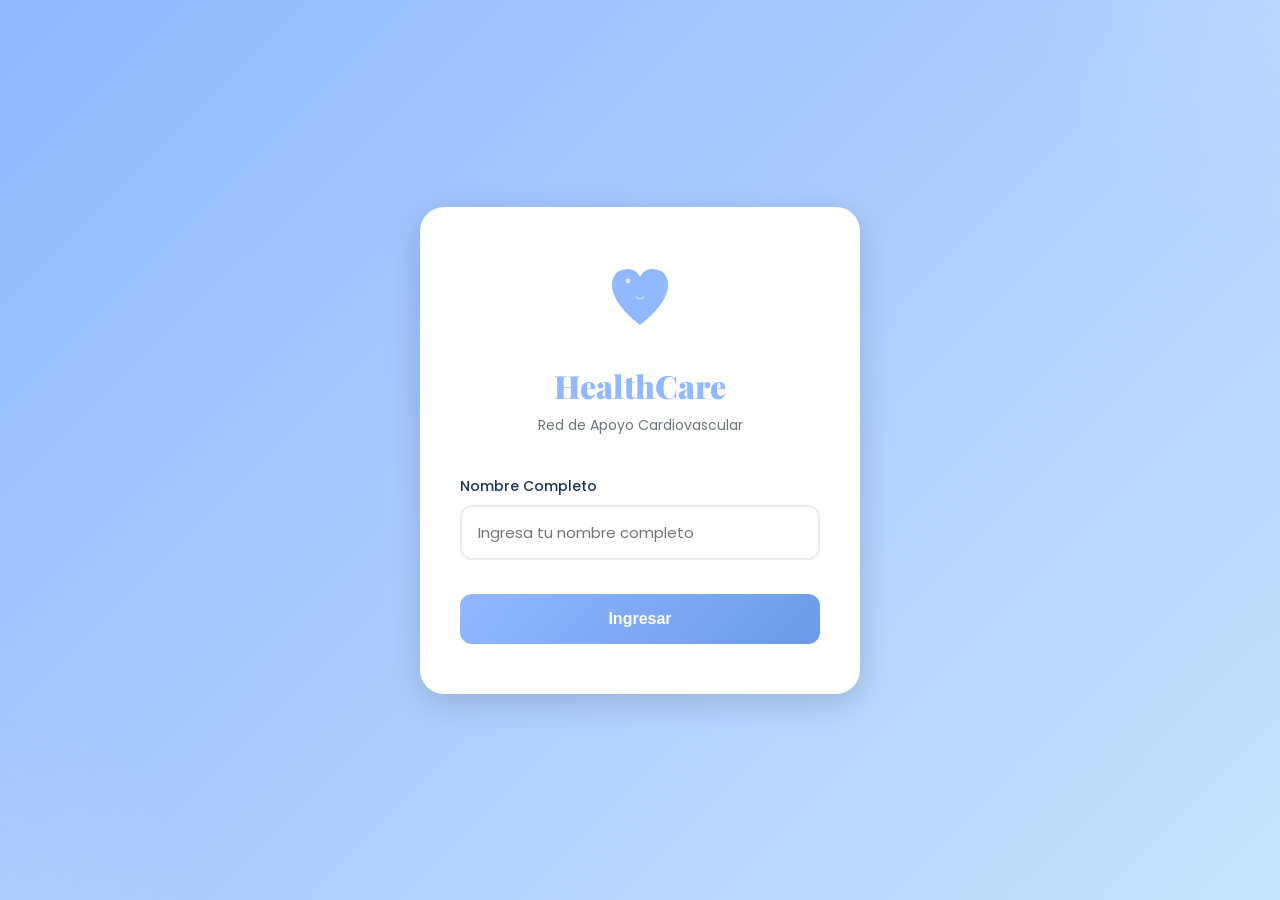
<file: index.html>
<!DOCTYPE html>
<html lang="es">
<head>
    <meta charset="UTF-8">
    <meta name="viewport" content="width=device-width, initial-scale=1.0">
    <title>HealthCare - Red de Apoyo Cardiovascular</title>
    <link href="https://fonts.googleapis.com/css2?family=Poppins:wght@300;400;500;600;700&family=Playfair+Display:wght@700;900&display=swap" rel="stylesheet">
    <link rel="stylesheet" href="style.css">
</head>
<body>
    <!-- Login Screen -->
    <div class="login-container" id="loginScreen">
        <div class="login-box">
            <div class="login-logo">
                <svg class="logo-icon" viewBox="0 0 100 100" fill="none" xmlns="http://www.w3.org/2000/svg">
                    <path d="M50 85C50 85 15 60 15 35C15 20 25 15 35 15C42 15 47 19 50 25C53 19 58 15 65 15C75 15 85 20 85 35C85 60 50 85 50 85Z" fill="#92B8FF"/>
                    <circle cx="35" cy="30" r="3" fill="white" opacity="0.7"/>
                    <path d="M45 50 Q50 55 55 50" stroke="white" stroke-width="2" stroke-linecap="round" opacity="0.5"/>
                </svg>
                <h1>HealthCare</h1>
                <p>Red de Apoyo Cardiovascular</p>
            </div>
            <form id="loginForm">
                <div class="form-group">
                    <label for="username">Nombre Completo</label>
                    <input type="text" id="username" placeholder="Ingresa tu nombre completo" required>
                </div>
                <button type="submit" class="login-btn">Ingresar</button>
            </form>
        </div>
    </div>

    <!-- Main App -->
    <div class="app-container" id="appContainer">
        <!-- Header -->
        <header class="header">
            <div class="header-content">
                <div class="header-logo">
                    <svg viewBox="0 0 100 100" fill="none" xmlns="http://www.w3.org/2000/svg">
                        <path d="M50 85C50 85 15 60 15 35C15 20 25 15 35 15C42 15 47 19 50 25C53 19 58 15 65 15C75 15 85 20 85 35C85 60 50 85 50 85Z" fill="#92B8FF"/>
                    </svg>
                    <h2>HealthCare</h2>
                </div>
                <div class="header-search">
                    <svg fill="currentColor" viewBox="0 0 24 24">
                        <path d="M15.5 14h-.79l-.28-.27A6.471 6.471 0 0016 9.5 6.5 6.5 0 109.5 16c1.61 0 3.09-.59 4.23-1.57l.27.28v.79l5 4.99L20.49 19l-4.99-5zm-6 0C7.01 14 5 11.99 5 9.5S7.01 5 9.5 5 14 7.01 14 9.5 11.99 14 9.5 14z"/>
                    </svg>
                    <input type="text" placeholder="Buscar en HealthCare...">
                </div>
                <div class="header-user">
                    <button class="premium-btn" id="premiumBtn">
                        <svg width="20" height="20" fill="currentColor" viewBox="0 0 24 24">
                            <path d="M12 2L15.09 8.26L22 9.27L17 14.14L18.18 21.02L12 17.77L5.82 21.02L7 14.14L2 9.27L8.91 8.26L12 2Z"/>
                        </svg>
                        <span>Premium</span>
                    </button>
                    <div class="user-avatar" id="userAvatar"></div>
                </div>
            </div>
        </header>

        <!-- Navigation -->
        <nav class="nav-container">
            <div class="nav-menu">
                <a class="nav-item active" data-section="feed">
                    <svg fill="currentColor" viewBox="0 0 24 24">
                        <path d="M10 20v-6h4v6h5v-8h3L12 3 2 12h3v8z"/>
                    </svg>
                    <span>Inicio</span>
                </a>
                <a class="nav-item" data-section="network">
                    <svg fill="currentColor" viewBox="0 0 24 24">
                        <path d="M16 11c1.66 0 2.99-1.34 2.99-3S17.66 5 16 5c-1.66 0-3 1.34-3 3s1.34 3 3 3zm-8 0c1.66 0 2.99-1.34 2.99-3S9.66 5 8 5C6.34 5 5 6.34 5 8s1.34 3 3 3zm0 2c-2.33 0-7 1.17-7 3.5V19h14v-2.5c0-2.33-4.67-3.5-7-3.5zm8 0c-.29 0-.62.02-.97.05 1.16.84 1.97 1.97 1.97 3.45V19h6v-2.5c0-2.33-4.67-3.5-7-3.5z"/>
                    </svg>
                    <span>Red de Apoyo</span>
                </a>
                <a class="nav-item" data-section="groups">
                    <svg fill="currentColor" viewBox="0 0 24 24">
                        <path d="M12 2l-5.5 9h11z"/>
                        <circle cx="17.5" cy="17.5" r="4.5"/>
                        <rect x="3" y="13.5" width="7" height="7"/>
                    </svg>
                    <span>Grupos</span>
                </a>
                <a class="nav-item" data-section="messages">
                    <svg fill="currentColor" viewBox="0 0 24 24">
                        <path d="M20 2H4c-1.1 0-1.99.9-1.99 2L2 22l4-4h14c1.1 0 2-.9 2-2V4c0-1.1-.9-2-2-2zm-2 12H6v-2h12v2zm0-3H6V9h12v2zm0-3H6V6h12v2z"/>
                    </svg>
                    <span>Mensajes</span>
                </a>
                <a class="nav-item" data-section="notifications">
                    <svg fill="currentColor" viewBox="0 0 24 24">
                        <path d="M12 22c1.1 0 2-.9 2-2h-4c0 1.1.89 2 2 2zm6-6v-5c0-3.07-1.64-5.64-4.5-6.32V4c0-.83-.67-1.5-1.5-1.5s-1.5.67-1.5 1.5v.68C7.63 5.36 6 7.92 6 11v5l-2 2v1h16v-1l-2-2z"/>
                    </svg>
                    <span>Notificaciones</span>
                </a>
            </div>
        </nav>

        <!-- Main Content -->
        <main class="main-content">
            <!-- Profile Sidebar (Desktop Only) -->
            <aside class="profile-sidebar">
                <div class="profile-banner"></div>
                <div class="profile-avatar-section">
                    <div class="profile-avatar-large" id="profileAvatarLarge"></div>
                    <div class="profile-status">
                        <span class="profile-status-text">Aprendiendo</span>
                    </div>
                </div>
                <div style="padding: 0 24px;">
                    <h3 class="profile-name" id="profileName">Usuario</h3>
                    <p class="profile-role">Miembro de HealthCare</p>
                </div>
                <div class="profile-stats">
                    <div class="profile-stat-item">
                        <span class="profile-stat-label">Conexiones</span>
                        <span class="profile-stat-value">500+</span>
                    </div>
                    <div class="profile-stat-item">
                        <span class="profile-stat-label">Visualizaciones del perfil</span>
                        <span class="profile-stat-value">128</span>
                    </div>
                </div>
                <div class="profile-groups">
                    <h3>Tus grupos</h3>
                    <div class="profile-group-item" data-group="rehabilitacion">Rehabilitación Cardíaca - Dr. Miguel Ángel Ruiz</div>
                    <div class="profile-group-item" data-group="hipertension">Hipertensión y Bienestar - Dra. Laura Martínez</div>
                    <div class="profile-group-item" data-group="prevencion">Prevención Cardiovascular - Dr. Carlos Mendoza</div>
                    <div class="profile-group-item" data-group="postinfarto">Apoyo Post-Infarto - Dra. Ana Gutiérrez</div>
                    <div class="profile-group-item" data-group="colesterol">Manejo del Colesterol - Dr. Fernando Silva</div>
                </div>
            </aside>

            <!-- Feed Section -->
            <div class="feed-section active" id="feedSection">
                <div class="welcome-card">
                    <h2 id="welcomeMessage">¡Bienvenido/a!</h2>
                    <p>Comparte experiencias y apoya a nuestra comunidad cardiovascular</p>
                </div>

                <div class="create-post-card">
                    <div class="create-post-input">
                        <div class="create-post-avatar" id="postAvatar"></div>
                        <textarea id="postInput" placeholder="¿Qué experiencia quieres compartir hoy?"></textarea>
                    </div>
                    <div class="create-post-actions">
                        <button class="post-btn" id="publishBtn">Publicar</button>
                    </div>
                </div>

                <div id="postsContainer">
                    <!-- Posts will be added here -->
                    <div class="post-card" data-post-id="1">
                        <div class="post-header">
                            <div class="post-avatar doctor-photo" style="background-image: url('Perfil.jpeg'); background-size: cover; background-position: center;"></div>
                            <div class="post-info">
                                <h4 style="cursor: pointer;" class="doctor-name" data-doctor="maria">
                                    Dra. Mariela Castro
                                    <span class="verified-badge">
                                        <svg viewBox="0 0 24 24">
                                            <path d="M9 16.17L4.83 12l-1.42 1.41L9 19 21 7l-1.41-1.41z"/>
                                        </svg>
                                    </span>
                                </h4>
                                <p>Cardióloga • Hace 2 horas</p>
                            </div>
                        </div>
                        <div class="post-content">
                            Recordatorio importante: La prevención cardiovascular comienza con pequeños cambios diarios. Una caminata de 30 minutos puede marcar una gran diferencia en tu salud cardíaca. ¡Cuida tu corazón! ❤️
                        </div>
                        <div class="post-interactions">
                            <span class="interaction-count">
                                <span class="likes-count">45</span> apoyos
                            </span>
                            <span class="interaction-count">
                                <span class="comments-count">12</span> comentarios
                            </span>
                            <span class="interaction-count">
                                <span class="shares-count">8</span> compartidas
                            </span>
                        </div>
                        <div class="post-actions">
                            <button class="action-btn like-btn" data-action="like">
                                <svg fill="currentColor" viewBox="0 0 24 24">
                                    <path d="M12 21.35l-1.45-1.32C5.4 15.36 2 12.28 2 8.5 2 5.42 4.42 3 7.5 3c1.74 0 3.41.81 4.5 2.09C13.09 3.81 14.76 3 16.5 3 19.58 3 22 5.42 22 8.5c0 3.78-3.4 6.86-8.55 11.54L12 21.35z"/>
                                </svg>
                                <span>Apoyar</span>
                            </button>
                            <button class="action-btn" data-action="comment">
                                <svg fill="currentColor" viewBox="0 0 24 24">
                                    <path d="M21.99 4c0-1.1-.89-2-1.99-2H4c-1.1 0-2 .9-2 2v12c0 1.1.9 2 2 2h14l4 4-.01-18zM18 14H6v-2h12v2zm0-3H6V9h12v2zm0-3H6V6h12v2z"/>
                                </svg>
                                <span>Comentar</span>
                            </button>
                            <button class="action-btn" data-action="share">
                                <svg fill="currentColor" viewBox="0 0 24 24">
                                    <path d="M18 16.08c-.76 0-1.44.3-1.96.77L8.91 12.7c.05-.23.09-.46.09-.7s-.04-.47-.09-.7l7.05-4.11c.54.5 1.25.81 2.04.81 1.66 0 3-1.34 3-3s-1.34-3-3-3-3 1.34-3 3c0 .24.04.47.09.7L8.04 9.81C7.5 9.31 6.79 9 6 9c-1.66 0-3 1.34-3 3s1.34 3 3 3c.79 0 1.5-.31 2.04-.81l7.12 4.16c-.05.21-.08.43-.08.65 0 1.61 1.31 2.92 2.92 2.92 1.61 0 2.92-1.31 2.92-2.92s-1.31-2.92-2.92-2.92z"/>
                                </svg>
                                <span>Compartir</span>
                            </button>
                        </div>
                    </div>
                </div>
            </div>

            <!-- Groups Sidebar (Desktop) / Section (Mobile) -->
            <div class="groups-sidebar">
                <h3>Grupos Recomendados</h3>
                <div class="group-item" data-group="prevencion">
                    <div class="group-icon">🛡️</div>
                    <div class="group-info">
                        <h4>Prevención Cardiovascular</h4>
                        <p>Dr. Carlos Mendoza • 2,345 miembros</p>
                    </div>
                </div>
                <div class="group-item" data-group="nutricion">
                    <div class="group-icon">🥗</div>
                    <div class="group-info">
                        <h4>Nutrición para el Corazón</h4>
                        <p>Dra. Patricia Reyes • 1,892 miembros</p>
                    </div>
                </div>
                <div class="group-item" data-group="actividad">
                    <div class="group-icon">🏃</div>
                    <div class="group-info">
                        <h4>Actividad Física Saludable</h4>
                        <p>Dr. Roberto Torres • 3,156 miembros</p>
                    </div>
                </div>
                <div class="group-item" data-group="habitos">
                    <div class="group-icon">🧘</div>
                    <div class="group-info">
                        <h4>Hábitos Saludables</h4>
                        <p>Dra. Sandra López • 2,678 miembros</p>
                    </div>
                </div>
                <div class="group-item" data-group="apoyo">
                    <div class="group-icon">💙</div>
                    <div class="group-info">
                        <h4>Apoyo a Pacientes</h4>
                        <p>Dr. Eduardo Vásquez • 4,521 miembros</p>
                    </div>
                </div>
            </div>
        </main>

        <!-- Chatbot Heart -->
        <div class="chatbot-container">
            <svg class="heart-avatar" id="heartChatbot" viewBox="0 0 100 100" fill="none" xmlns="http://www.w3.org/2000/svg">
                <defs>
                    <linearGradient id="heartGradient" x1="0%" y1="0%" x2="100%" y2="100%">
                        <animate attributeName="x1" values="0%;100%;0%" dur="4s" repeatCount="indefinite"/>
                        <animate attributeName="y1" values="0%;100%;0%" dur="4s" repeatCount="indefinite"/>
                        <stop offset="0%" style="stop-color:#E63946;stop-opacity:1">
                            <animate attributeName="stop-color" values="#E63946;#F4A261;#E63946" dur="3s" repeatCount="indefinite"/>
                        </stop>
                        <stop offset="100%" style="stop-color:#F4A261;stop-opacity:1">
                            <animate attributeName="stop-color" values="#F4A261;#E63946;#F4A261" dur="3s" repeatCount="indefinite"/>
                        </stop>
                    </linearGradient>
                    <filter id="glow">
                        <feGaussianBlur stdDeviation="2" result="coloredBlur"/>
                        <feMerge>
                            <feMergeNode in="coloredBlur"/>
                            <feMergeNode in="SourceGraphic"/>
                        </feMerge>
                    </filter>
                </defs>
                
                <!-- Main Heart Shape -->
                <path d="M50 85C50 85 15 60 15 35C15 20 25 15 35 15C42 15 47 19 50 25C53 19 58 15 65 15C75 15 85 20 85 35C85 60 50 85 50 85Z" 
                      fill="url(#heartGradient)" filter="url(#glow)">
                    <animate attributeName="d" 
                             values="M50 85C50 85 15 60 15 35C15 20 25 15 35 15C42 15 47 19 50 25C53 19 58 15 65 15C75 15 85 20 85 35C85 60 50 85 50 85Z;
                                     M50 87C50 87 13 62 13 35C13 18 25 13 35 13C42 13 47 17 50 23C53 17 58 13 65 13C75 13 87 18 87 35C87 62 50 87 50 87Z;
                                     M50 85C50 85 15 60 15 35C15 20 25 15 35 15C42 15 47 19 50 25C53 19 58 15 65 15C75 15 85 20 85 35C85 60 50 85 50 85Z" 
                             dur="1.2s" repeatCount="indefinite"/>
                </path>
                
                <!-- Eyes -->
                <circle cx="38" cy="35" r="3" fill="white" opacity="0.9">
                    <animate attributeName="cy" values="35;36;35" dur="3s" repeatCount="indefinite"/>
                </circle>
                <circle cx="62" cy="35" r="3" fill="white" opacity="0.9">
                    <animate attributeName="cy" values="35;36;35" dur="3s" repeatCount="indefinite"/>
                </circle>
                
                <!-- Pupils -->
                <circle cx="38" cy="35" r="1.5" fill="#1D3557">
                    <animate attributeName="cy" values="35;36;35" dur="3s" repeatCount="indefinite"/>
                </circle>
                <circle cx="62" cy="35" r="1.5" fill="#1D3557">
                    <animate attributeName="cy" values="35;36;35" dur="3s" repeatCount="indefinite"/>
                </circle>
                
                <!-- Smile -->
                <path d="M42 48 Q50 54 58 48" stroke="white" stroke-width="2.5" stroke-linecap="round" fill="none" opacity="0.8">
                    <animate attributeName="d" 
                             values="M42 48 Q50 54 58 48;M42 49 Q50 55 58 49;M42 48 Q50 54 58 48" 
                             dur="3s" repeatCount="indefinite"/>
                </path>
                
                <!-- Heartbeat Line -->
                <path d="M20 50 L25 50 L28 45 L32 55 L35 50 L80 50" 
                      stroke="white" stroke-width="1.5" fill="none" opacity="0.4" stroke-linecap="round">
                    <animate attributeName="opacity" values="0.4;0.7;0.4" dur="1.2s" repeatCount="indefinite"/>
                </path>
                
                <!-- Sparkles -->
                <circle cx="25" cy="25" r="1.5" fill="white" opacity="0">
                    <animate attributeName="opacity" values="0;0.8;0" dur="2s" repeatCount="indefinite"/>
                    <animate attributeName="r" values="0;2;0" dur="2s" repeatCount="indefinite"/>
                </circle>
                <circle cx="75" cy="28" r="1.5" fill="white" opacity="0">
                    <animate attributeName="opacity" values="0;0.8;0" dur="2s" begin="0.5s" repeatCount="indefinite"/>
                    <animate attributeName="r" values="0;2;0" dur="2s" begin="0.5s" repeatCount="indefinite"/>
                </circle>
                <circle cx="50" cy="15" r="1.5" fill="white" opacity="0">
                    <animate attributeName="opacity" values="0;0.8;0" dur="2s" begin="1s" repeatCount="indefinite"/>
                    <animate attributeName="r" values="0;2;0" dur="2s" begin="1s" repeatCount="indefinite"/>
                </circle>
            </svg>

            <div class="chat-window" id="chatWindow">
                <div class="chat-header">
                    <svg width="32" height="32" viewBox="0 0 100 100" fill="none">
                        <path d="M50 85C50 85 15 60 15 35C15 20 25 15 35 15C42 15 47 19 50 25C53 19 58 15 65 15C75 15 85 20 85 35C85 60 50 85 50 85Z" fill="white"/>
                    </svg>
                    <h3>Cardi</h3>
                    <button class="close-chat" id="closeChat">
                        <svg width="16" height="16" fill="currentColor" viewBox="0 0 24 24">
                            <path d="M19 6.41L17.59 5 12 10.59 6.41 5 5 6.41 10.59 12 5 17.59 6.41 19 12 13.41 17.59 19 19 17.59 13.41 12z"/>
                        </svg>
                    </button>
                </div>
                <div class="chat-messages" id="chatMessages">
                    <div class="chat-message">
                        <svg class="message-avatar" viewBox="0 0 100 100" fill="none">
                            <path d="M50 85C50 85 15 60 15 35C15 20 25 15 35 15C42 15 47 19 50 25C53 19 58 15 65 15C75 15 85 20 85 35C85 60 50 85 50 85Z" fill="#E63946"/>
                        </svg>
                        <div class="message-bubble">
                            ¡Hola! Soy Cardi, tu asistente cardiovascular. ¿En qué puedo ayudarte hoy? Puedo brindarte información sobre prevención, nutrición o ejercicio.
                        </div>
                    </div>
                </div>
                <div class="chat-input-container">
                    <input type="text" id="chatInput" placeholder="Escribe tu mensaje...">
                    <button class="send-btn" id="sendMessage">
                        <svg width="20" height="20" fill="currentColor" viewBox="0 0 24 24">
                            <path d="M2.01 21L23 12 2.01 3 2 10l15 2-15 2z"/>
                        </svg>
                    </button>
                </div>
            </div>
        </div>
    </div>

    <!-- Doctor Profile Modal -->
    <div class="modal-overlay" id="doctorModal">
        <div class="modal-content">
            <div class="modal-header">
                <h2>Perfil del Doctor</h2>
                <button class="modal-close" onclick="closeDoctorModal()">
                    <svg width="20" height="20" fill="currentColor" viewBox="0 0 24 24">
                        <path d="M19 6.41L17.59 5 12 10.59 6.41 5 5 6.41 10.59 12 5 17.59 6.41 19 12 13.41 17.59 19 19 17.59 13.41 12z"/>
                    </svg>
                </button>
            </div>
            <div class="modal-body">
                <div class="doctor-profile-banner">
                    <div class="doctor-profile-avatar" id="doctorAvatar">DM</div>
                </div>
                <div class="doctor-info">
                    <h3 id="doctorName">
                        Dra. María González
                        <span class="verified-badge">
                            <svg viewBox="0 0 24 24">
                                <path d="M9 16.17L4.83 12l-1.42 1.41L9 19 21 7l-1.41-1.41z"/>
                            </svg>
                        </span>
                    </h3>
                    <p id="doctorSpecialty">Cardióloga Especialista</p>
                    <p id="doctorInstitution">Hospital General Central</p>
                </div>
                <div class="doctor-stats">
                    <div class="doctor-stat">
                        <div class="doctor-stat-value" id="doctorExperience">15</div>
                        <div class="doctor-stat-label">Años de experiencia</div>
                    </div>
                    <div class="doctor-stat">
                        <div class="doctor-stat-value" id="doctorPatients">2,500+</div>
                        <div class="doctor-stat-label">Pacientes atendidos</div>
                    </div>
                    <div class="doctor-stat">
                        <div class="doctor-stat-value" id="doctorRating">4.9</div>
                        <div class="doctor-stat-label">Calificación</div>
                    </div>
                </div>
                <div class="doctor-bio" id="doctorBio">
                    <h4 style="margin-bottom: 12px; color: var(--text-dark);">Sobre el doctor</h4>
                    <p>Especialista en cardiología preventiva con amplia experiencia en el tratamiento de enfermedades cardiovasculares. Dedicada a promover la salud del corazón a través de la educación y el cuidado personalizado.</p>
                </div>
            </div>
        </div>
    </div>

    <!-- Group View -->
    <div class="group-view" id="groupView">
        <button class="back-button" onclick="closeGroupView()">
            <svg fill="currentColor" viewBox="0 0 24 24">
                <path d="M20 11H7.83l5.59-5.59L12 4l-8 8 8 8 1.41-1.41L7.83 13H20v-2z"/>
            </svg>
            Volver
        </button>
        <div class="group-header-banner" id="groupBanner">
            <h2 id="groupTitle">Prevención Cardiovascular</h2>
            <p id="groupMembers">2,345 miembros</p>
        </div>
        <div class="group-moderator">
            <div class="group-moderator-avatar" id="groupModAvatar">CM</div>
            <div class="group-moderator-info">
                <h4 id="groupModName">Dr. Carlos Mendoza</h4>
                <p>Moderador del grupo • Cardiólogo Preventivo</p>
            </div>
        </div>
        <div id="groupPosts">
            <!-- Group posts will be loaded here -->
        </div>
    </div>

    <!-- Premium Modal -->
    <div class="modal-overlay" id="premiumModal">
        <div class="modal-content premium-modal-content">
            <div class="modal-header premium-header">
                <div class="premium-title-section">
                    <svg width="32" height="32" fill="white" viewBox="0 0 24 24">
                        <path d="M12 2L15.09 8.26L22 9.27L17 14.14L18.18 21.02L12 17.77L5.82 21.02L7 14.14L2 9.27L8.91 8.26L12 2Z"/>
                    </svg>
                    <h2>HealthCare Premium</h2>
                </div>
                <button class="modal-close" onclick="closePremiumModal()">
                    <svg width="20" height="20" fill="currentColor" viewBox="0 0 24 24">
                        <path d="M19 6.41L17.59 5 12 10.59 6.41 5 5 6.41 10.59 12 5 17.59 6.41 19 12 13.41 17.59 19 19 17.59 13.41 12z"/>
                    </svg>
                </button>
            </div>
            <div class="modal-body premium-body">
                <div class="premium-intro">
                    <h3>Elige el plan perfecto para ti</h3>
                    <p>Mejora tu experiencia en HealthCare con nuestros planes Premium</p>
                </div>
                
                <div class="plans-container">
                    <!-- Free Heart Plan -->
                    <div class="plan-card free-plan">
                        <div class="plan-header">
                            <div class="plan-icon">
                                <svg width="32" height="32" fill="currentColor" viewBox="0 0 24 24">
                                    <path d="M12 21.35l-1.45-1.32C5.4 15.36 2 12.28 2 8.5 2 5.42 4.42 3 7.5 3c1.74 0 3.41.81 4.5 2.09C13.09 3.81 14.76 3 16.5 3 19.58 3 22 5.42 22 8.5c0 3.78-3.4 6.86-8.55 11.54L12 21.35z"/>
                                </svg>
                            </div>
                            <h3>Free Heart</h3>
                            <div class="plan-price">
                                <span class="currency">$</span>
                                <span class="amount">0</span>
                                <span class="period">/mes</span>
                            </div>
                        </div>
                        <ul class="plan-features">
                            <li>
                                <svg width="16" height="16" fill="currentColor" viewBox="0 0 24 24">
                                    <path d="M9 16.17L4.83 12l-1.42 1.41L9 19 21 7l-1.41-1.41z"/>
                                </svg>
                                Participación en 1 comunidad cardiovascular general
                            </li>
                            <li>
                                <svg width="16" height="16" fill="currentColor" viewBox="0 0 24 24">
                                    <path d="M9 16.17L4.83 12l-1.42 1.41L9 19 21 7l-1.41-1.41z"/>
                                </svg>
                                Función de "Traducción Médica" limitada (5 traducciones/mes)
                            </li>
                            <li>
                                <svg width="16" height="16" fill="currentColor" viewBox="0 0 24 24">
                                    <path d="M9 16.17L4.83 12l-1.42 1.41L9 19 21 7l-1.41-1.41z"/>
                                </svg>
                                Comentarios en publicaciones (sin priorización)
                            </li>
                            <li>
                                <svg width="16" height="16" fill="currentColor" viewBox="0 0 24 24">
                                    <path d="M9 16.17L4.83 12l-1.42 1.41L9 19 21 7l-1.41-1.41z"/>
                                </svg>
                                Notificaciones de contenido destacado semanal
                            </li>
                            <li>
                                <svg width="16" height="16" fill="currentColor" viewBox="0 0 24 24">
                                    <path d="M9 16.17L4.83 12l-1.42 1.41L9 19 21 7l-1.41-1.41z"/>
                                </svg>
                                Biblioteca básica de artículos educativos
                            </li>
                        </ul>
                        <button class="plan-btn free-btn">Plan Actual</button>
                    </div>

                    <!-- Golden Heart Plan -->
                    <div class="plan-card golden-plan popular">
                        <div class="popular-badge">Recomendado</div>
                        <div class="plan-header">
                            <div class="plan-icon">
                                <svg width="32" height="32" fill="currentColor" viewBox="0 0 24 24">
                                    <path d="M12 21.35l-1.45-1.32C5.4 15.36 2 12.28 2 8.5 2 5.42 4.42 3 7.5 3c1.74 0 3.41.81 4.5 2.09C13.09 3.81 14.76 3 16.5 3 19.58 3 22 5.42 22 8.5c0 3.78-3.4 6.86-8.55 11.54L12 21.35z"/>
                                </svg>
                            </div>
                            <h3>Golden Heart</h3>
                            <div class="plan-price">
                                <span class="currency">$</span>
                                <span class="amount">6</span>
                                <span class="period">/mes</span>
                            </div>
                        </div>
                        <ul class="plan-features">
                            <li>
                                <svg width="16" height="16" fill="currentColor" viewBox="0 0 24 24">
                                    <path d="M9 16.17L4.83 12l-1.42 1.41L9 19 21 7l-1.41-1.41z"/>
                                </svg>
                                Comentarios priorizados (24h respuesta)
                            </li>
                            <li>
                                <svg width="16" height="16" fill="currentColor" viewBox="0 0 24 24">
                                    <path d="M9 16.17L4.83 12l-1.42 1.41L9 19 21 7l-1.41-1.41z"/>
                                </svg>
                                3 comunidades especializadas
                            </li>
                            <li>
                                <svg width="16" height="16" fill="currentColor" viewBox="0 0 24 24">
                                    <path d="M9 16.17L4.83 12l-1.42 1.41L9 19 21 7l-1.41-1.41z"/>
                                </svg>
                                Traducción médica ilimitada
                            </li>
                            <li>
                                <svg width="16" height="16" fill="currentColor" viewBox="0 0 24 24">
                                    <path d="M9 16.17L4.83 12l-1.42 1.41L9 19 21 7l-1.41-1.41z"/>
                                </svg>
                                2 sesiones grupales mensuales
                            </li>
                            <li>
                                <svg width="16" height="16" fill="currentColor" viewBox="0 0 24 24">
                                    <path d="M9 16.17L4.83 12l-1.42 1.41L9 19 21 7l-1.41-1.41z"/>
                                </svg>
                                Contenido exclusivo básico
                            </li>
                        </ul>
                        <button class="plan-btn golden-btn">Elegir Golden Heart</button>
                    </div>

                    <!-- Platinum Heart Plan -->
                    <div class="plan-card platinum-plan">
                        <div class="plan-header">
                            <div class="plan-icon">
                                <svg width="32" height="32" fill="currentColor" viewBox="0 0 24 24">
                                    <path d="M12 21.35l-1.45-1.32C5.4 15.36 2 12.28 2 8.5 2 5.42 4.42 3 7.5 3c1.74 0 3.41.81 4.5 2.09C13.09 3.81 14.76 3 16.5 3 19.58 3 22 5.42 22 8.5c0 3.78-3.4 6.86-8.55 11.54L12 21.35z"/>
                                </svg>
                            </div>
                            <h3>Platinum Heart</h3>
                            <div class="plan-price">
                                <span class="currency">$</span>
                                <span class="amount">9</span>
                                <span class="period">/mes</span>
                            </div>
                        </div>
                        <ul class="plan-features">
                            <li>
                                <svg width="16" height="16" fill="currentColor" viewBox="0 0 24 24">
                                    <path d="M9 16.17L4.83 12l-1.42 1.41L9 19 21 7l-1.41-1.41z"/>
                                </svg>
                                TODOS los beneficios Golden Heart
                            </li>
                            <li>
                                <svg width="16" height="16" fill="currentColor" viewBox="0 0 24 24">
                                    <path d="M9 16.17L4.83 12l-1.42 1.41L9 19 21 7l-1.41-1.41z"/>
                                </svg>
                                Interacción directa con médicos (24h respuesta)
                            </li>
                            <li>
                                <svg width="16" height="16" fill="currentColor" viewBox="0 0 24 24">
                                    <path d="M9 16.17L4.83 12l-1.42 1.41L9 19 21 7l-1.41-1.41z"/>
                                </svg>
                                Acompañamiento IA personalizado
                            </li>
                            <li>
                                <svg width="16" height="16" fill="currentColor" viewBox="0 0 24 24">
                                    <path d="M9 16.17L4.83 12l-1.42 1.41L9 19 21 7l-1.41-1.41z"/>
                                </svg>
                                Todas las comunidades (8+ especialidades)
                            </li>
                            <li>
                                <svg width="16" height="16" fill="currentColor" viewBox="0 0 24 24">
                                    <path d="M9 16.17L4.83 12l-1.42 1.41L9 19 21 7l-1.41-1.41z"/>
                                </svg>
                                DESCUENTOS 10-15% en medicamentos (aliados farmacéuticas)
                            </li>
                            <li>
                                <svg width="16" height="16" fill="currentColor" viewBox="0 0 24 24">
                                    <path d="M9 16.17L4.83 12l-1.42 1.41L9 19 21 7l-1.41-1.41z"/>
                                </svg>
                                ACCESO PRIORITARIO en hospitales aliados
                            </li>
                            <li>
                                <svg width="16" height="16" fill="currentColor" viewBox="0 0 24 24">
                                    <path d="M9 16.17L4.83 12l-1.42 1.41L9 19 21 7l-1.41-1.41z"/>
                                </svg>
                                PROGRAMAS PATROCINADOS de adherencia
                            </li>
                            <li>
                                <svg width="16" height="16" fill="currentColor" viewBox="0 0 24 24">
                                    <path d="M9 16.17L4.83 12l-1.42 1.41L9 19 21 7l-1.41-1.41z"/>
                                </svg>
                                INFORME MÉDICO compartible
                            </li>
                            <li>
                                <svg width="16" height="16" fill="currentColor" viewBox="0 0 24 24">
                                    <path d="M9 16.17L4.83 12l-1.42 1.41L9 19 21 7l-1.41-1.41z"/>
                                </svg>
                                2 consultas virtuales/mes con médicos aliados
                            </li>
                        </ul>
                        <button class="plan-btn platinum-btn">Elegir Platinum Heart</button>
                    </div>
                </div>

                <p class="trial-info">Prueba gratis por 7 días • Cancela cuando quieras</p>
            </div>
        </div>
    </div>

    <script src="script.js"></script>
</body>
</html>
</file>
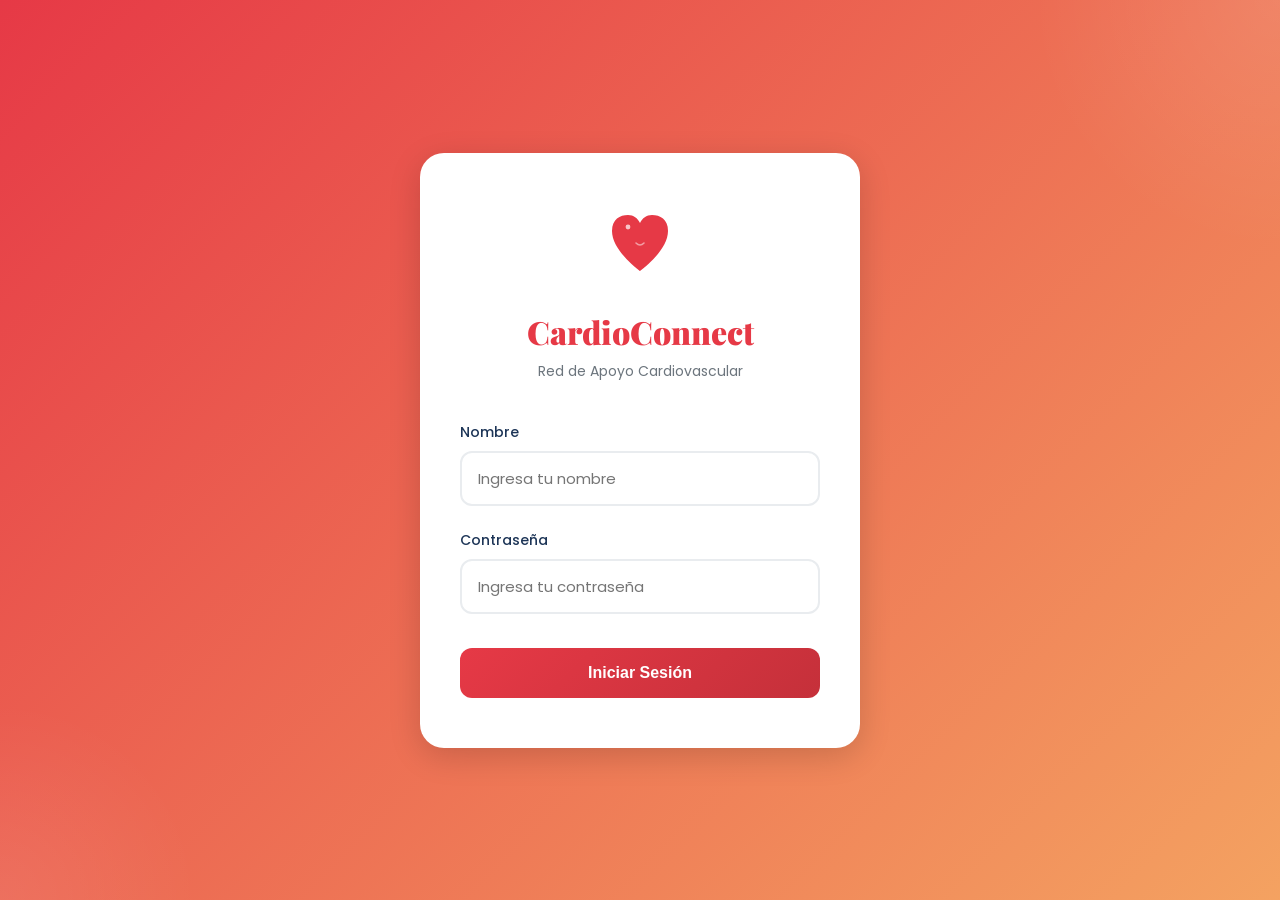
<file: cardiovascular-network.html>
<!DOCTYPE html>
<html lang="es">
<head>
    <meta charset="UTF-8">
    <meta name="viewport" content="width=device-width, initial-scale=1.0">
    <title>CardioConnect - Red de Apoyo Cardiovascular</title>
    <link href="https://fonts.googleapis.com/css2?family=Poppins:wght@300;400;500;600;700&family=Playfair+Display:wght@700;900&display=swap" rel="stylesheet">
    <style>
        * {
            margin: 0;
            padding: 0;
            box-sizing: border-box;
        }

        :root {
            --primary-red: #E63946;
            --primary-red-dark: #C5303A;
            --secondary-blue: #457B9D;
            --accent-coral: #F4A261;
            --bg-light: #F8F9FA;
            --bg-white: #FFFFFF;
            --text-dark: #1D3557;
            --text-gray: #6C757D;
            --border-light: #E9ECEF;
            --success-green: #2A9D8F;
            --shadow-sm: 0 2px 8px rgba(0,0,0,0.08);
            --shadow-md: 0 4px 16px rgba(0,0,0,0.12);
            --shadow-lg: 0 8px 32px rgba(0,0,0,0.16);
        }

        body {
            font-family: 'Poppins', sans-serif;
            background: linear-gradient(135deg, #F8F9FA 0%, #E9ECEF 100%);
            color: var(--text-dark);
            min-height: 100vh;
            overflow-x: hidden;
        }

        /* Login Screen */
        .login-container {
            display: flex;
            justify-content: center;
            align-items: center;
            min-height: 100vh;
            padding: 20px;
            background: linear-gradient(135deg, #E63946 0%, #F4A261 100%);
            position: relative;
            overflow: hidden;
        }

        .login-container::before {
            content: '';
            position: absolute;
            width: 500px;
            height: 500px;
            background: radial-gradient(circle, rgba(255,255,255,0.1) 0%, transparent 70%);
            border-radius: 50%;
            top: -250px;
            right: -250px;
            animation: pulse 8s ease-in-out infinite;
        }

        .login-container::after {
            content: '';
            position: absolute;
            width: 400px;
            height: 400px;
            background: radial-gradient(circle, rgba(255,255,255,0.08) 0%, transparent 70%);
            border-radius: 50%;
            bottom: -200px;
            left: -200px;
            animation: pulse 6s ease-in-out infinite 1s;
        }

        @keyframes pulse {
            0%, 100% { transform: scale(1); opacity: 0.5; }
            50% { transform: scale(1.2); opacity: 0.8; }
        }

        .login-box {
            background: var(--bg-white);
            padding: 50px 40px;
            border-radius: 24px;
            box-shadow: var(--shadow-lg);
            max-width: 440px;
            width: 100%;
            position: relative;
            z-index: 1;
            animation: slideUp 0.6s ease-out;
        }

        @keyframes slideUp {
            from {
                opacity: 0;
                transform: translateY(30px);
            }
            to {
                opacity: 1;
                transform: translateY(0);
            }
        }

        .login-logo {
            text-align: center;
            margin-bottom: 40px;
        }

        .logo-icon {
            width: 80px;
            height: 80px;
            margin: 0 auto 20px;
            animation: heartbeat 1.5s ease-in-out infinite;
        }

        @keyframes heartbeat {
            0%, 100% { transform: scale(1); }
            10%, 30% { transform: scale(1.1); }
            20%, 40% { transform: scale(1); }
        }

        .login-logo h1 {
            font-family: 'Playfair Display', serif;
            font-size: 32px;
            color: var(--primary-red);
            font-weight: 900;
            margin-bottom: 8px;
        }

        .login-logo p {
            color: var(--text-gray);
            font-size: 14px;
        }

        .form-group {
            margin-bottom: 24px;
        }

        .form-group label {
            display: block;
            margin-bottom: 8px;
            color: var(--text-dark);
            font-weight: 500;
            font-size: 14px;
        }

        .form-group input {
            width: 100%;
            padding: 14px 16px;
            border: 2px solid var(--border-light);
            border-radius: 12px;
            font-size: 15px;
            font-family: 'Poppins', sans-serif;
            transition: all 0.3s ease;
        }

        .form-group input:focus {
            outline: none;
            border-color: var(--primary-red);
            box-shadow: 0 0 0 4px rgba(230, 57, 70, 0.1);
        }

        .login-btn {
            width: 100%;
            padding: 16px;
            background: linear-gradient(135deg, var(--primary-red) 0%, var(--primary-red-dark) 100%);
            color: white;
            border: none;
            border-radius: 12px;
            font-size: 16px;
            font-weight: 600;
            cursor: pointer;
            transition: all 0.3s ease;
            margin-top: 10px;
        }

        .login-btn:hover {
            transform: translateY(-2px);
            box-shadow: var(--shadow-md);
        }

        .login-btn:active {
            transform: translateY(0);
        }

        /* Main App */
        .app-container {
            display: none;
        }

        .app-container.active {
            display: block;
        }

        /* Header */
        .header {
            background: var(--bg-white);
            box-shadow: var(--shadow-sm);
            position: sticky;
            top: 0;
            z-index: 100;
            border-bottom: 1px solid var(--border-light);
        }

        .header-content {
            max-width: 1280px;
            margin: 0 auto;
            padding: 16px 24px;
            display: flex;
            align-items: center;
            justify-content: space-between;
        }

        .header-logo {
            display: flex;
            align-items: center;
            gap: 12px;
        }

        .header-logo svg {
            width: 40px;
            height: 40px;
        }

        .header-logo h2 {
            font-family: 'Playfair Display', serif;
            font-size: 24px;
            color: var(--primary-red);
            font-weight: 900;
        }

        .header-search {
            flex: 1;
            max-width: 400px;
            margin: 0 24px;
            position: relative;
        }

        .header-search input {
            width: 100%;
            padding: 10px 16px 10px 44px;
            border: 2px solid var(--border-light);
            border-radius: 24px;
            font-size: 14px;
            transition: all 0.3s ease;
        }

        .header-search input:focus {
            outline: none;
            border-color: var(--primary-red);
            box-shadow: 0 0 0 4px rgba(230, 57, 70, 0.08);
        }

        .header-search svg {
            position: absolute;
            left: 14px;
            top: 50%;
            transform: translateY(-50%);
            width: 18px;
            height: 18px;
            opacity: 0.5;
        }

        .header-user {
            display: flex;
            align-items: center;
            gap: 16px;
        }

        .user-avatar {
            width: 40px;
            height: 40px;
            border-radius: 50%;
            background: linear-gradient(135deg, var(--primary-red), var(--accent-coral));
            display: flex;
            align-items: center;
            justify-content: center;
            color: white;
            font-weight: 600;
            cursor: pointer;
            transition: transform 0.3s ease;
        }

        .user-avatar:hover {
            transform: scale(1.1);
        }

        /* Navigation */
        .nav-container {
            background: var(--bg-white);
            border-top: 1px solid var(--border-light);
            position: fixed;
            bottom: 0;
            left: 0;
            right: 0;
            z-index: 99;
            box-shadow: 0 -2px 16px rgba(0,0,0,0.08);
        }

        .nav-menu {
            max-width: 1280px;
            margin: 0 auto;
            display: flex;
            justify-content: space-around;
            padding: 8px 16px;
        }

        .nav-item {
            display: flex;
            flex-direction: column;
            align-items: center;
            gap: 4px;
            padding: 8px 16px;
            cursor: pointer;
            transition: all 0.3s ease;
            color: var(--text-gray);
            text-decoration: none;
            border-radius: 12px;
            position: relative;
        }

        .nav-item:hover {
            background: var(--bg-light);
            color: var(--primary-red);
        }

        .nav-item.active {
            color: var(--primary-red);
        }

        .nav-item.active::after {
            content: '';
            position: absolute;
            top: 0;
            left: 50%;
            transform: translateX(-50%);
            width: 40px;
            height: 3px;
            background: var(--primary-red);
            border-radius: 0 0 3px 3px;
        }

        .nav-item svg {
            width: 24px;
            height: 24px;
        }

        .nav-item span {
            font-size: 11px;
            font-weight: 500;
        }

        /* Main Content */
        .main-content {
            max-width: 1280px;
            margin: 0 auto;
            padding: 24px 16px 80px;
            display: grid;
            grid-template-columns: 1fr;
            gap: 24px;
        }

        /* Feed Section */
        .feed-section {
            display: none;
        }

        .feed-section.active {
            display: block;
        }

        .welcome-card {
            background: linear-gradient(135deg, var(--primary-red), var(--accent-coral));
            padding: 32px;
            border-radius: 20px;
            color: white;
            margin-bottom: 24px;
            box-shadow: var(--shadow-md);
            position: relative;
            overflow: hidden;
        }

        .welcome-card::before {
            content: '';
            position: absolute;
            width: 200px;
            height: 200px;
            background: rgba(255,255,255,0.1);
            border-radius: 50%;
            top: -100px;
            right: -50px;
        }

        .welcome-card h2 {
            font-family: 'Playfair Display', serif;
            font-size: 32px;
            margin-bottom: 8px;
            position: relative;
            z-index: 1;
        }

        .welcome-card p {
            font-size: 16px;
            opacity: 0.95;
            position: relative;
            z-index: 1;
        }

        .create-post-card {
            background: var(--bg-white);
            padding: 24px;
            border-radius: 20px;
            box-shadow: var(--shadow-sm);
            margin-bottom: 24px;
        }

        .create-post-input {
            display: flex;
            gap: 16px;
            margin-bottom: 16px;
        }

        .create-post-avatar {
            width: 48px;
            height: 48px;
            border-radius: 50%;
            background: linear-gradient(135deg, var(--primary-red), var(--accent-coral));
            display: flex;
            align-items: center;
            justify-content: center;
            color: white;
            font-weight: 600;
            flex-shrink: 0;
        }

        .create-post-input textarea {
            flex: 1;
            border: 2px solid var(--border-light);
            border-radius: 16px;
            padding: 14px 16px;
            font-family: 'Poppins', sans-serif;
            font-size: 15px;
            resize: none;
            height: 80px;
            transition: all 0.3s ease;
        }

        .create-post-input textarea:focus {
            outline: none;
            border-color: var(--primary-red);
            box-shadow: 0 0 0 4px rgba(230, 57, 70, 0.08);
        }

        .create-post-actions {
            display: flex;
            justify-content: flex-end;
        }

        .post-btn {
            padding: 12px 32px;
            background: var(--primary-red);
            color: white;
            border: none;
            border-radius: 24px;
            font-weight: 600;
            font-size: 14px;
            cursor: pointer;
            transition: all 0.3s ease;
        }

        .post-btn:hover {
            background: var(--primary-red-dark);
            transform: translateY(-2px);
            box-shadow: var(--shadow-md);
        }

        .post-btn:active {
            transform: translateY(0);
        }

        /* Post Card */
        .post-card {
            background: var(--bg-white);
            padding: 24px;
            border-radius: 20px;
            box-shadow: var(--shadow-sm);
            margin-bottom: 16px;
            transition: all 0.3s ease;
            animation: slideIn 0.5s ease-out;
        }

        @keyframes slideIn {
            from {
                opacity: 0;
                transform: translateY(20px);
            }
            to {
                opacity: 1;
                transform: translateY(0);
            }
        }

        .post-card:hover {
            box-shadow: var(--shadow-md);
        }

        .post-header {
            display: flex;
            gap: 12px;
            margin-bottom: 16px;
        }

        .post-avatar {
            width: 48px;
            height: 48px;
            border-radius: 50%;
            background: linear-gradient(135deg, var(--secondary-blue), var(--success-green));
            display: flex;
            align-items: center;
            justify-content: center;
            color: white;
            font-weight: 600;
        }

        .post-info h4 {
            font-size: 16px;
            font-weight: 600;
            color: var(--text-dark);
            margin-bottom: 4px;
        }

        .post-info p {
            font-size: 13px;
            color: var(--text-gray);
        }

        .post-content {
            margin-bottom: 16px;
            line-height: 1.6;
            color: var(--text-dark);
        }

        .post-actions {
            display: flex;
            gap: 8px;
            padding-top: 16px;
            border-top: 1px solid var(--border-light);
        }

        .action-btn {
            flex: 1;
            display: flex;
            align-items: center;
            justify-content: center;
            gap: 8px;
            padding: 10px;
            background: transparent;
            border: none;
            border-radius: 12px;
            color: var(--text-gray);
            font-weight: 500;
            font-size: 14px;
            cursor: pointer;
            transition: all 0.3s ease;
        }

        .action-btn:hover {
            background: var(--bg-light);
            color: var(--primary-red);
        }

        .action-btn.liked {
            color: var(--primary-red);
        }

        .action-btn svg {
            width: 20px;
            height: 20px;
        }

        .action-btn:active {
            transform: scale(0.95);
        }

        /* Groups Sidebar */
        .groups-sidebar {
            background: var(--bg-white);
            padding: 24px;
            border-radius: 20px;
            box-shadow: var(--shadow-sm);
        }

        .groups-sidebar h3 {
            font-size: 18px;
            font-weight: 700;
            margin-bottom: 20px;
            color: var(--text-dark);
        }

        .group-item {
            display: flex;
            gap: 12px;
            padding: 12px;
            border-radius: 12px;
            margin-bottom: 8px;
            cursor: pointer;
            transition: all 0.3s ease;
        }

        .group-item:hover {
            background: var(--bg-light);
        }

        .group-icon {
            width: 48px;
            height: 48px;
            border-radius: 12px;
            background: linear-gradient(135deg, var(--primary-red), var(--accent-coral));
            display: flex;
            align-items: center;
            justify-content: center;
            color: white;
            font-size: 20px;
            flex-shrink: 0;
        }

        .group-info h4 {
            font-size: 14px;
            font-weight: 600;
            margin-bottom: 4px;
            color: var(--text-dark);
        }

        .group-info p {
            font-size: 12px;
            color: var(--text-gray);
        }

        /* Chatbot Heart */
        .chatbot-container {
            position: fixed;
            bottom: 100px;
            right: 24px;
            z-index: 200;
        }

        .heart-avatar {
            width: 80px;
            height: 80px;
            cursor: pointer;
            animation: float 3s ease-in-out infinite;
            filter: drop-shadow(0 4px 16px rgba(230, 57, 70, 0.3));
            transition: transform 0.3s ease;
        }

        .heart-avatar:hover {
            transform: scale(1.1);
        }

        @keyframes float {
            0%, 100% { transform: translateY(0); }
            50% { transform: translateY(-10px); }
        }

        .chat-window {
            position: absolute;
            bottom: 100px;
            right: 0;
            width: 360px;
            max-height: 500px;
            background: var(--bg-white);
            border-radius: 24px;
            box-shadow: var(--shadow-lg);
            display: none;
            flex-direction: column;
            overflow: hidden;
        }

        .chat-window.active {
            display: flex;
            animation: slideUp 0.4s ease-out;
        }

        .chat-header {
            padding: 20px;
            background: linear-gradient(135deg, var(--primary-red), var(--accent-coral));
            color: white;
            display: flex;
            align-items: center;
            gap: 12px;
        }

        .chat-header h3 {
            flex: 1;
            font-size: 18px;
            font-weight: 600;
        }

        .close-chat {
            background: rgba(255,255,255,0.2);
            border: none;
            color: white;
            width: 32px;
            height: 32px;
            border-radius: 50%;
            cursor: pointer;
            display: flex;
            align-items: center;
            justify-content: center;
            transition: all 0.3s ease;
        }

        .close-chat:hover {
            background: rgba(255,255,255,0.3);
        }

        .chat-messages {
            flex: 1;
            padding: 20px;
            overflow-y: auto;
            display: flex;
            flex-direction: column;
            gap: 16px;
        }

        .chat-message {
            display: flex;
            gap: 12px;
            animation: messageSlide 0.4s ease-out;
        }

        @keyframes messageSlide {
            from {
                opacity: 0;
                transform: translateX(-20px);
            }
            to {
                opacity: 1;
                transform: translateX(0);
            }
        }

        .chat-message.user {
            flex-direction: row-reverse;
        }

        .chat-message.user .message-bubble {
            background: var(--primary-red);
            color: white;
        }

        .message-avatar {
            width: 36px;
            height: 36px;
            border-radius: 50%;
            flex-shrink: 0;
        }

        .message-bubble {
            background: var(--bg-light);
            padding: 12px 16px;
            border-radius: 16px;
            max-width: 70%;
            font-size: 14px;
            line-height: 1.5;
        }

        .chat-input-container {
            padding: 16px;
            border-top: 1px solid var(--border-light);
            display: flex;
            gap: 12px;
        }

        .chat-input-container input {
            flex: 1;
            padding: 12px 16px;
            border: 2px solid var(--border-light);
            border-radius: 24px;
            font-size: 14px;
            font-family: 'Poppins', sans-serif;
        }

        .chat-input-container input:focus {
            outline: none;
            border-color: var(--primary-red);
        }

        .send-btn {
            width: 44px;
            height: 44px;
            border-radius: 50%;
            background: var(--primary-red);
            border: none;
            color: white;
            cursor: pointer;
            display: flex;
            align-items: center;
            justify-content: center;
            transition: all 0.3s ease;
        }

        .send-btn:hover {
            background: var(--primary-red-dark);
            transform: scale(1.05);
        }

        .send-btn:active {
            transform: scale(0.95);
        }

        /* Responsive Design */
        @media (min-width: 768px) {
            .nav-container {
                position: static;
                border-top: none;
                box-shadow: none;
                background: transparent;
            }

            .nav-menu {
                padding: 0;
                gap: 8px;
            }

            .nav-item {
                flex-direction: row;
                padding: 12px 20px;
            }

            .nav-item svg {
                width: 20px;
                height: 20px;
            }

            .nav-item span {
                font-size: 14px;
            }

            .nav-item.active::after {
                display: none;
            }

            .main-content {
                grid-template-columns: 1fr 320px;
                padding: 24px 24px 24px;
            }

            .chatbot-container {
                bottom: 24px;
            }
        }

        @media (max-width: 767px) {
            .header-search {
                display: none;
            }

            .nav-item span {
                display: none;
            }

            .nav-item svg {
                width: 28px;
                height: 28px;
            }

            .nav-item {
                padding: 12px;
            }

            .chat-window {
                width: calc(100vw - 32px);
            }

            .groups-sidebar {
                margin-bottom: 16px;
            }
        }

        .hidden {
            display: none !important;
        }
    </style>
</head>
<body>
    <!-- Login Screen -->
    <div class="login-container" id="loginScreen">
        <div class="login-box">
            <div class="login-logo">
                <svg class="logo-icon" viewBox="0 0 100 100" fill="none" xmlns="http://www.w3.org/2000/svg">
                    <path d="M50 85C50 85 15 60 15 35C15 20 25 15 35 15C42 15 47 19 50 25C53 19 58 15 65 15C75 15 85 20 85 35C85 60 50 85 50 85Z" fill="#E63946"/>
                    <circle cx="35" cy="30" r="3" fill="white" opacity="0.7"/>
                    <path d="M45 50 Q50 55 55 50" stroke="white" stroke-width="2" stroke-linecap="round" opacity="0.5"/>
                </svg>
                <h1>CardioConnect</h1>
                <p>Red de Apoyo Cardiovascular</p>
            </div>
            <form id="loginForm">
                <div class="form-group">
                    <label for="username">Nombre</label>
                    <input type="text" id="username" placeholder="Ingresa tu nombre" required>
                </div>
                <div class="form-group">
                    <label for="password">Contraseña</label>
                    <input type="password" id="password" placeholder="Ingresa tu contraseña" required>
                </div>
                <button type="submit" class="login-btn">Iniciar Sesión</button>
            </form>
        </div>
    </div>

    <!-- Main App -->
    <div class="app-container" id="appContainer">
        <!-- Header -->
        <header class="header">
            <div class="header-content">
                <div class="header-logo">
                    <svg viewBox="0 0 100 100" fill="none" xmlns="http://www.w3.org/2000/svg">
                        <path d="M50 85C50 85 15 60 15 35C15 20 25 15 35 15C42 15 47 19 50 25C53 19 58 15 65 15C75 15 85 20 85 35C85 60 50 85 50 85Z" fill="#E63946"/>
                    </svg>
                    <h2>CardioConnect</h2>
                </div>
                <div class="header-search">
                    <svg fill="currentColor" viewBox="0 0 24 24">
                        <path d="M15.5 14h-.79l-.28-.27A6.471 6.471 0 0016 9.5 6.5 6.5 0 109.5 16c1.61 0 3.09-.59 4.23-1.57l.27.28v.79l5 4.99L20.49 19l-4.99-5zm-6 0C7.01 14 5 11.99 5 9.5S7.01 5 9.5 5 14 7.01 14 9.5 11.99 14 9.5 14z"/>
                    </svg>
                    <input type="text" placeholder="Buscar en CardioConnect...">
                </div>
                <div class="header-user">
                    <div class="user-avatar" id="userAvatar"></div>
                </div>
            </div>
        </header>

        <!-- Navigation -->
        <nav class="nav-container">
            <div class="nav-menu">
                <a class="nav-item active" data-section="feed">
                    <svg fill="currentColor" viewBox="0 0 24 24">
                        <path d="M10 20v-6h4v6h5v-8h3L12 3 2 12h3v8z"/>
                    </svg>
                    <span>Inicio</span>
                </a>
                <a class="nav-item" data-section="network">
                    <svg fill="currentColor" viewBox="0 0 24 24">
                        <path d="M16 11c1.66 0 2.99-1.34 2.99-3S17.66 5 16 5c-1.66 0-3 1.34-3 3s1.34 3 3 3zm-8 0c1.66 0 2.99-1.34 2.99-3S9.66 5 8 5C6.34 5 5 6.34 5 8s1.34 3 3 3zm0 2c-2.33 0-7 1.17-7 3.5V19h14v-2.5c0-2.33-4.67-3.5-7-3.5zm8 0c-.29 0-.62.02-.97.05 1.16.84 1.97 1.97 1.97 3.45V19h6v-2.5c0-2.33-4.67-3.5-7-3.5z"/>
                    </svg>
                    <span>Red de Apoyo</span>
                </a>
                <a class="nav-item" data-section="groups">
                    <svg fill="currentColor" viewBox="0 0 24 24">
                        <path d="M12 2l-5.5 9h11z"/>
                        <circle cx="17.5" cy="17.5" r="4.5"/>
                        <rect x="3" y="13.5" width="7" height="7"/>
                    </svg>
                    <span>Grupos</span>
                </a>
                <a class="nav-item" data-section="messages">
                    <svg fill="currentColor" viewBox="0 0 24 24">
                        <path d="M20 2H4c-1.1 0-1.99.9-1.99 2L2 22l4-4h14c1.1 0 2-.9 2-2V4c0-1.1-.9-2-2-2zm-2 12H6v-2h12v2zm0-3H6V9h12v2zm0-3H6V6h12v2z"/>
                    </svg>
                    <span>Mensajes</span>
                </a>
                <a class="nav-item" data-section="notifications">
                    <svg fill="currentColor" viewBox="0 0 24 24">
                        <path d="M12 22c1.1 0 2-.9 2-2h-4c0 1.1.89 2 2 2zm6-6v-5c0-3.07-1.64-5.64-4.5-6.32V4c0-.83-.67-1.5-1.5-1.5s-1.5.67-1.5 1.5v.68C7.63 5.36 6 7.92 6 11v5l-2 2v1h16v-1l-2-2z"/>
                    </svg>
                    <span>Notificaciones</span>
                </a>
            </div>
        </nav>

        <!-- Main Content -->
        <main class="main-content">
            <!-- Feed Section -->
            <div class="feed-section active" id="feedSection">
                <div class="welcome-card">
                    <h2 id="welcomeMessage">¡Bienvenido/a!</h2>
                    <p>Comparte experiencias y apoya a nuestra comunidad cardiovascular</p>
                </div>

                <div class="create-post-card">
                    <div class="create-post-input">
                        <div class="create-post-avatar" id="postAvatar"></div>
                        <textarea id="postInput" placeholder="¿Qué experiencia quieres compartir hoy?"></textarea>
                    </div>
                    <div class="create-post-actions">
                        <button class="post-btn" id="publishBtn">Publicar</button>
                    </div>
                </div>

                <div id="postsContainer">
                    <!-- Posts will be added here -->
                    <div class="post-card">
                        <div class="post-header">
                            <div class="post-avatar">DM</div>
                            <div class="post-info">
                                <h4>Dr. María González</h4>
                                <p>Cardióloga • Hace 2 horas</p>
                            </div>
                        </div>
                        <div class="post-content">
                            Recordatorio importante: La prevención cardiovascular comienza con pequeños cambios diarios. Una caminata de 30 minutos puede marcar una gran diferencia en tu salud cardíaca. ¡Cuida tu corazón! ❤️
                        </div>
                        <div class="post-actions">
                            <button class="action-btn">
                                <svg fill="currentColor" viewBox="0 0 24 24">
                                    <path d="M12 21.35l-1.45-1.32C5.4 15.36 2 12.28 2 8.5 2 5.42 4.42 3 7.5 3c1.74 0 3.41.81 4.5 2.09C13.09 3.81 14.76 3 16.5 3 19.58 3 22 5.42 22 8.5c0 3.78-3.4 6.86-8.55 11.54L12 21.35z"/>
                                </svg>
                                <span>Apoyar</span>
                            </button>
                            <button class="action-btn">
                                <svg fill="currentColor" viewBox="0 0 24 24">
                                    <path d="M21.99 4c0-1.1-.89-2-1.99-2H4c-1.1 0-2 .9-2 2v12c0 1.1.9 2 2 2h14l4 4-.01-18zM18 14H6v-2h12v2zm0-3H6V9h12v2zm0-3H6V6h12v2z"/>
                                </svg>
                                <span>Comentar</span>
                            </button>
                            <button class="action-btn">
                                <svg fill="currentColor" viewBox="0 0 24 24">
                                    <path d="M18 16.08c-.76 0-1.44.3-1.96.77L8.91 12.7c.05-.23.09-.46.09-.7s-.04-.47-.09-.7l7.05-4.11c.54.5 1.25.81 2.04.81 1.66 0 3-1.34 3-3s-1.34-3-3-3-3 1.34-3 3c0 .24.04.47.09.7L8.04 9.81C7.5 9.31 6.79 9 6 9c-1.66 0-3 1.34-3 3s1.34 3 3 3c.79 0 1.5-.31 2.04-.81l7.12 4.16c-.05.21-.08.43-.08.65 0 1.61 1.31 2.92 2.92 2.92 1.61 0 2.92-1.31 2.92-2.92s-1.31-2.92-2.92-2.92z"/>
                                </svg>
                                <span>Compartir</span>
                            </button>
                        </div>
                    </div>
                </div>
            </div>

            <!-- Groups Sidebar (Desktop) / Section (Mobile) -->
            <div class="groups-sidebar">
                <h3>Grupos Recomendados</h3>
                <div class="group-item">
                    <div class="group-icon">🛡️</div>
                    <div class="group-info">
                        <h4>Prevención Cardiovascular</h4>
                        <p>2,345 miembros</p>
                    </div>
                </div>
                <div class="group-item">
                    <div class="group-icon">🥗</div>
                    <div class="group-info">
                        <h4>Nutrición para el Corazón</h4>
                        <p>1,892 miembros</p>
                    </div>
                </div>
                <div class="group-item">
                    <div class="group-icon">🏃</div>
                    <div class="group-info">
                        <h4>Actividad Física Saludable</h4>
                        <p>3,156 miembros</p>
                    </div>
                </div>
                <div class="group-item">
                    <div class="group-icon">🧘</div>
                    <div class="group-info">
                        <h4>Hábitos Saludables</h4>
                        <p>2,678 miembros</p>
                    </div>
                </div>
                <div class="group-item">
                    <div class="group-icon">💙</div>
                    <div class="group-info">
                        <h4>Apoyo a Pacientes</h4>
                        <p>4,521 miembros</p>
                    </div>
                </div>
            </div>
        </main>

        <!-- Chatbot Heart -->
        <div class="chatbot-container">
            <svg class="heart-avatar" id="heartChatbot" viewBox="0 0 100 100" fill="none" xmlns="http://www.w3.org/2000/svg">
                <defs>
                    <linearGradient id="heartGradient" x1="0%" y1="0%" x2="100%" y2="100%">
                        <animate attributeName="x1" values="0%;100%;0%" dur="4s" repeatCount="indefinite"/>
                        <animate attributeName="y1" values="0%;100%;0%" dur="4s" repeatCount="indefinite"/>
                        <stop offset="0%" style="stop-color:#E63946;stop-opacity:1">
                            <animate attributeName="stop-color" values="#E63946;#F4A261;#E63946" dur="3s" repeatCount="indefinite"/>
                        </stop>
                        <stop offset="100%" style="stop-color:#F4A261;stop-opacity:1">
                            <animate attributeName="stop-color" values="#F4A261;#E63946;#F4A261" dur="3s" repeatCount="indefinite"/>
                        </stop>
                    </linearGradient>
                    <filter id="glow">
                        <feGaussianBlur stdDeviation="2" result="coloredBlur"/>
                        <feMerge>
                            <feMergeNode in="coloredBlur"/>
                            <feMergeNode in="SourceGraphic"/>
                        </feMerge>
                    </filter>
                </defs>
                
                <!-- Main Heart Shape -->
                <path d="M50 85C50 85 15 60 15 35C15 20 25 15 35 15C42 15 47 19 50 25C53 19 58 15 65 15C75 15 85 20 85 35C85 60 50 85 50 85Z" 
                      fill="url(#heartGradient)" filter="url(#glow)">
                    <animate attributeName="d" 
                             values="M50 85C50 85 15 60 15 35C15 20 25 15 35 15C42 15 47 19 50 25C53 19 58 15 65 15C75 15 85 20 85 35C85 60 50 85 50 85Z;
                                     M50 87C50 87 13 62 13 35C13 18 25 13 35 13C42 13 47 17 50 23C53 17 58 13 65 13C75 13 87 18 87 35C87 62 50 87 50 87Z;
                                     M50 85C50 85 15 60 15 35C15 20 25 15 35 15C42 15 47 19 50 25C53 19 58 15 65 15C75 15 85 20 85 35C85 60 50 85 50 85Z" 
                             dur="1.2s" repeatCount="indefinite"/>
                </path>
                
                <!-- Eyes -->
                <circle cx="38" cy="35" r="3" fill="white" opacity="0.9">
                    <animate attributeName="cy" values="35;36;35" dur="3s" repeatCount="indefinite"/>
                </circle>
                <circle cx="62" cy="35" r="3" fill="white" opacity="0.9">
                    <animate attributeName="cy" values="35;36;35" dur="3s" repeatCount="indefinite"/>
                </circle>
                
                <!-- Pupils -->
                <circle cx="38" cy="35" r="1.5" fill="#1D3557">
                    <animate attributeName="cy" values="35;36;35" dur="3s" repeatCount="indefinite"/>
                </circle>
                <circle cx="62" cy="35" r="1.5" fill="#1D3557">
                    <animate attributeName="cy" values="35;36;35" dur="3s" repeatCount="indefinite"/>
                </circle>
                
                <!-- Smile -->
                <path d="M42 48 Q50 54 58 48" stroke="white" stroke-width="2.5" stroke-linecap="round" fill="none" opacity="0.8">
                    <animate attributeName="d" 
                             values="M42 48 Q50 54 58 48;M42 49 Q50 55 58 49;M42 48 Q50 54 58 48" 
                             dur="3s" repeatCount="indefinite"/>
                </path>
                
                <!-- Heartbeat Line -->
                <path d="M20 50 L25 50 L28 45 L32 55 L35 50 L80 50" 
                      stroke="white" stroke-width="1.5" fill="none" opacity="0.4" stroke-linecap="round">
                    <animate attributeName="opacity" values="0.4;0.7;0.4" dur="1.2s" repeatCount="indefinite"/>
                </path>
                
                <!-- Sparkles -->
                <circle cx="25" cy="25" r="1.5" fill="white" opacity="0">
                    <animate attributeName="opacity" values="0;0.8;0" dur="2s" repeatCount="indefinite"/>
                    <animate attributeName="r" values="0;2;0" dur="2s" repeatCount="indefinite"/>
                </circle>
                <circle cx="75" cy="28" r="1.5" fill="white" opacity="0">
                    <animate attributeName="opacity" values="0;0.8;0" dur="2s" begin="0.5s" repeatCount="indefinite"/>
                    <animate attributeName="r" values="0;2;0" dur="2s" begin="0.5s" repeatCount="indefinite"/>
                </circle>
                <circle cx="50" cy="15" r="1.5" fill="white" opacity="0">
                    <animate attributeName="opacity" values="0;0.8;0" dur="2s" begin="1s" repeatCount="indefinite"/>
                    <animate attributeName="r" values="0;2;0" dur="2s" begin="1s" repeatCount="indefinite"/>
                </circle>
            </svg>

            <div class="chat-window" id="chatWindow">
                <div class="chat-header">
                    <svg width="32" height="32" viewBox="0 0 100 100" fill="none">
                        <path d="M50 85C50 85 15 60 15 35C15 20 25 15 35 15C42 15 47 19 50 25C53 19 58 15 65 15C75 15 85 20 85 35C85 60 50 85 50 85Z" fill="white"/>
                    </svg>
                    <h3>CardioAsistente</h3>
                    <button class="close-chat" id="closeChat">
                        <svg width="16" height="16" fill="currentColor" viewBox="0 0 24 24">
                            <path d="M19 6.41L17.59 5 12 10.59 6.41 5 5 6.41 10.59 12 5 17.59 6.41 19 12 13.41 17.59 19 19 17.59 13.41 12z"/>
                        </svg>
                    </button>
                </div>
                <div class="chat-messages" id="chatMessages">
                    <div class="chat-message">
                        <svg class="message-avatar" viewBox="0 0 100 100" fill="none">
                            <path d="M50 85C50 85 15 60 15 35C15 20 25 15 35 15C42 15 47 19 50 25C53 19 58 15 65 15C75 15 85 20 85 35C85 60 50 85 50 85Z" fill="#E63946"/>
                        </svg>
                        <div class="message-bubble">
                            ¡Hola! Soy tu asistente cardiovascular. ¿En qué puedo ayudarte hoy? Puedo brindarte información sobre prevención, nutrición o ejercicio.
                        </div>
                    </div>
                </div>
                <div class="chat-input-container">
                    <input type="text" id="chatInput" placeholder="Escribe tu mensaje...">
                    <button class="send-btn" id="sendMessage">
                        <svg width="20" height="20" fill="currentColor" viewBox="0 0 24 24">
                            <path d="M2.01 21L23 12 2.01 3 2 10l15 2-15 2z"/>
                        </svg>
                    </button>
                </div>
            </div>
        </div>
    </div>

    <script>
        // Login functionality
        const loginForm = document.getElementById('loginForm');
        const loginScreen = document.getElementById('loginScreen');
        const appContainer = document.getElementById('appContainer');
        const welcomeMessage = document.getElementById('welcomeMessage');
        const userAvatar = document.getElementById('userAvatar');
        const postAvatar = document.getElementById('postAvatar');

        let currentUser = '';

        loginForm.addEventListener('submit', (e) => {
            e.preventDefault();
            const username = document.getElementById('username').value;
            const password = document.getElementById('password').value;

            if (username && password) {
                currentUser = username;
                const initials = username.split(' ').map(n => n[0]).join('').toUpperCase().substring(0, 2);
                
                userAvatar.textContent = initials;
                postAvatar.textContent = initials;
                welcomeMessage.textContent = `¡Bienvenido/a, ${username}!`;
                
                loginScreen.classList.add('hidden');
                appContainer.classList.add('active');
            }
        });

        // Navigation
        const navItems = document.querySelectorAll('.nav-item');
        const feedSection = document.getElementById('feedSection');

        navItems.forEach(item => {
            item.addEventListener('click', () => {
                navItems.forEach(nav => nav.classList.remove('active'));
                item.classList.add('active');
                
                // For now, only feed is implemented
                const section = item.dataset.section;
                if (section !== 'feed') {
                    alert(`Sección "${item.querySelector('span').textContent}" en desarrollo`);
                }
            });
        });

        // Post creation
        const publishBtn = document.getElementById('publishBtn');
        const postInput = document.getElementById('postInput');
        const postsContainer = document.getElementById('postsContainer');

        publishBtn.addEventListener('click', () => {
            const content = postInput.value.trim();
            if (content) {
                createPost(content);
                postInput.value = '';
            }
        });

        function createPost(content) {
            const initials = currentUser.split(' ').map(n => n[0]).join('').toUpperCase().substring(0, 2);
            const post = document.createElement('div');
            post.className = 'post-card';
            post.innerHTML = `
                <div class="post-header">
                    <div class="post-avatar">${initials}</div>
                    <div class="post-info">
                        <h4>${currentUser}</h4>
                        <p>Ahora mismo</p>
                    </div>
                </div>
                <div class="post-content">${content}</div>
                <div class="post-actions">
                    <button class="action-btn like-btn">
                        <svg fill="currentColor" viewBox="0 0 24 24">
                            <path d="M12 21.35l-1.45-1.32C5.4 15.36 2 12.28 2 8.5 2 5.42 4.42 3 7.5 3c1.74 0 3.41.81 4.5 2.09C13.09 3.81 14.76 3 16.5 3 19.58 3 22 5.42 22 8.5c0 3.78-3.4 6.86-8.55 11.54L12 21.35z"/>
                        </svg>
                        <span>Apoyar</span>
                    </button>
                    <button class="action-btn">
                        <svg fill="currentColor" viewBox="0 0 24 24">
                            <path d="M21.99 4c0-1.1-.89-2-1.99-2H4c-1.1 0-2 .9-2 2v12c0 1.1.9 2 2 2h14l4 4-.01-18zM18 14H6v-2h12v2zm0-3H6V9h12v2zm0-3H6V6h12v2z"/>
                        </svg>
                        <span>Comentar</span>
                    </button>
                    <button class="action-btn">
                        <svg fill="currentColor" viewBox="0 0 24 24">
                            <path d="M18 16.08c-.76 0-1.44.3-1.96.77L8.91 12.7c.05-.23.09-.46.09-.7s-.04-.47-.09-.7l7.05-4.11c.54.5 1.25.81 2.04.81 1.66 0 3-1.34 3-3s-1.34-3-3-3-3 1.34-3 3c0 .24.04.47.09.7L8.04 9.81C7.5 9.31 6.79 9 6 9c-1.66 0-3 1.34-3 3s1.34 3 3 3c.79 0 1.5-.31 2.04-.81l7.12 4.16c-.05.21-.08.43-.08.65 0 1.61 1.31 2.92 2.92 2.92 1.61 0 2.92-1.31 2.92-2.92s-1.31-2.92-2.92-2.92z"/>
                        </svg>
                        <span>Compartir</span>
                    </button>
                </div>
            `;
            postsContainer.insertBefore(post, postsContainer.firstChild);
            
            // Add like functionality to new post
            const likeBtn = post.querySelector('.like-btn');
            likeBtn.addEventListener('click', function() {
                this.classList.toggle('liked');
                triggerHeartReaction();
            });
        }

        // Like buttons functionality
        document.addEventListener('click', (e) => {
            if (e.target.closest('.action-btn:first-child')) {
                const btn = e.target.closest('.action-btn');
                btn.classList.toggle('liked');
                triggerHeartReaction();
            }
        });

        // Chatbot functionality
        const heartChatbot = document.getElementById('heartChatbot');
        const chatWindow = document.getElementById('chatWindow');
        const closeChat = document.getElementById('closeChat');
        const chatInput = document.getElementById('chatInput');
        const sendMessage = document.getElementById('sendMessage');
        const chatMessages = document.getElementById('chatMessages');

        heartChatbot.addEventListener('click', () => {
            chatWindow.classList.toggle('active');
            triggerHeartReaction();
        });

        closeChat.addEventListener('click', () => {
            chatWindow.classList.remove('active');
        });

        sendMessage.addEventListener('click', sendChatMessage);
        chatInput.addEventListener('keypress', (e) => {
            if (e.key === 'Enter') sendChatMessage();
        });

        function sendChatMessage() {
            const message = chatInput.value.trim();
            if (message) {
                addChatMessage(message, true);
                chatInput.value = '';
                
                // Simulate bot response
                setTimeout(() => {
                    const responses = [
                        '¡Excelente pregunta! La salud cardiovascular es fundamental. Te recomiendo mantener una rutina de ejercicio regular.',
                        'El ejercicio cardiovascular moderado, como caminar 30 minutos al día, puede reducir significativamente el riesgo de enfermedades del corazón.',
                        'Una dieta rica en frutas, verduras y grasas saludables es clave para un corazón sano. ¿Te gustaría saber más sobre nutrición?',
                        'Recuerda: gestionar el estrés es tan importante como el ejercicio físico para tu salud cardiovascular.',
                        'Los chequeos regulares son esenciales. ¿Cuándo fue tu última revisión cardiovascular?'
                    ];
                    const randomResponse = responses[Math.floor(Math.random() * responses.length)];
                    addChatMessage(randomResponse, false);
                    triggerHeartReaction();
                }, 1000);
            }
        }

        function addChatMessage(message, isUser) {
            const messageDiv = document.createElement('div');
            messageDiv.className = `chat-message ${isUser ? 'user' : ''}`;
            
            if (isUser) {
                const initials = currentUser.split(' ').map(n => n[0]).join('').toUpperCase().substring(0, 2);
                messageDiv.innerHTML = `
                    <div class="message-avatar" style="background: linear-gradient(135deg, var(--primary-red), var(--accent-coral)); border-radius: 50%; display: flex; align-items: center; justify-content: center; color: white; font-weight: 600;">${initials}</div>
                    <div class="message-bubble">${message}</div>
                `;
            } else {
                messageDiv.innerHTML = `
                    <svg class="message-avatar" viewBox="0 0 100 100" fill="none">
                        <path d="M50 85C50 85 15 60 15 35C15 20 25 15 35 15C42 15 47 19 50 25C53 19 58 15 65 15C75 15 85 20 85 35C85 60 50 85 50 85Z" fill="#E63946"/>
                    </svg>
                    <div class="message-bubble">${message}</div>
                `;
            }
            
            chatMessages.appendChild(messageDiv);
            chatMessages.scrollTop = chatMessages.scrollHeight;
        }

        function triggerHeartReaction() {
            const heart = document.getElementById('heartChatbot');
            heart.style.transform = 'scale(1.2)';
            setTimeout(() => {
                heart.style.transform = 'scale(1)';
            }, 300);
        }

        // Trigger heart reaction on various actions
        document.addEventListener('click', (e) => {
            if (e.target.closest('.post-btn') || 
                e.target.closest('.group-item') ||
                e.target.closest('.nav-item')) {
                triggerHeartReaction();
            }
        });
    </script>
</body>
</html>
</file>
<file: style.css>
* {
    margin: 0;
    padding: 0;
    box-sizing: border-box;
}

:root {
    --primary-blue: #92B8FF;
    --primary-blue-dark: #6B9AE8;
    --secondary-blue: #AECEFF;
    --accent-blue: #C6E4FE;
    --bg-light: #F8F9FA;
    --bg-white: #FFFFFF;
    --text-dark: #1D3557;
    --text-gray: #6C757D;
    --border-light: #E9ECEF;
    --success-green: #2A9D8F;
    --shadow-sm: 0 2px 8px rgba(0,0,0,0.08);
    --shadow-md: 0 4px 16px rgba(0,0,0,0.12);
    --shadow-lg: 0 8px 32px rgba(0,0,0,0.16);
}

body {
    font-family: 'Poppins', sans-serif;
    background: linear-gradient(135deg, #F8F9FA 0%, #E9ECEF 100%);
    color: var(--text-dark);
    min-height: 100vh;
    overflow-x: hidden;
}

/* Login Screen */
.login-container {
    display: flex;
    justify-content: center;
    align-items: center;
    min-height: 100vh;
    padding: 20px;
    background: linear-gradient(135deg, #92B8FF 0%, #C6E4FE 100%);
    position: relative;
    overflow: hidden;
}

.login-container::before {
    content: '';
    position: absolute;
    width: 500px;
    height: 500px;
    background: radial-gradient(circle, rgba(255,255,255,0.1) 0%, transparent 70%);
    border-radius: 50%;
    top: -250px;
    right: -250px;
    animation: pulse 8s ease-in-out infinite;
}

.login-container::after {
    content: '';
    position: absolute;
    width: 400px;
    height: 400px;
    background: radial-gradient(circle, rgba(255,255,255,0.08) 0%, transparent 70%);
    border-radius: 50%;
    bottom: -200px;
    left: -200px;
    animation: pulse 6s ease-in-out infinite 1s;
}

@keyframes pulse {
    0%, 100% { transform: scale(1); opacity: 0.5; }
    50% { transform: scale(1.2); opacity: 0.8; }
}

.login-box {
    background: var(--bg-white);
    padding: 50px 40px;
    border-radius: 24px;
    box-shadow: var(--shadow-lg);
    max-width: 440px;
    width: 100%;
    position: relative;
    z-index: 1;
    animation: slideUp 0.6s ease-out;
}

@keyframes slideUp {
    from {
        opacity: 0;
        transform: translateY(30px);
    }
    to {
        opacity: 1;
        transform: translateY(0);
    }
}

.login-logo {
    text-align: center;
    margin-bottom: 40px;
}

.logo-icon {
    width: 80px;
    height: 80px;
    margin: 0 auto 20px;
    animation: heartbeat 1.5s ease-in-out infinite;
}

@keyframes heartbeat {
    0%, 100% { transform: scale(1); }
    10%, 30% { transform: scale(1.1); }
    20%, 40% { transform: scale(1); }
}

.login-logo h1 {
    font-family: 'Playfair Display', serif;
    font-size: 32px;
    color: #92B8FF;
    font-weight: 900;
    margin-bottom: 8px;
}

.login-logo p {
    color: var(--text-gray);
    font-size: 14px;
}

.form-group {
    margin-bottom: 24px;
}

.form-group label {
    display: block;
    margin-bottom: 8px;
    color: var(--text-dark);
    font-weight: 500;
    font-size: 14px;
}

.form-group input {
    width: 100%;
    padding: 14px 16px;
    border: 2px solid var(--border-light);
    border-radius: 12px;
    font-size: 15px;
    font-family: 'Poppins', sans-serif;
    transition: all 0.3s ease;
}

.form-group input:focus {
    outline: none;
    border-color: var(--primary-blue);
    box-shadow: 0 0 0 4px rgba(146, 184, 255, 0.15);
}

.login-btn {
    width: 100%;
    padding: 16px;
    background: linear-gradient(135deg, var(--primary-blue) 0%, var(--primary-blue-dark) 100%);
    color: white;
    border: none;
    border-radius: 12px;
    font-size: 16px;
    font-weight: 600;
    cursor: pointer;
    transition: all 0.3s ease;
    margin-top: 10px;
}

.login-btn:hover {
    transform: translateY(-2px);
    box-shadow: var(--shadow-md);
}

.login-btn:active {
    transform: translateY(0);
}

/* Main App */
.app-container {
    display: none;
}

.app-container.active {
    display: block;
}

/* Header */
.header {
    background: var(--bg-white);
    box-shadow: var(--shadow-sm);
    position: sticky;
    top: 0;
    z-index: 100;
    border-bottom: 1px solid var(--border-light);
}

.header-content {
    max-width: 1280px;
    margin: 0 auto;
    padding: 12px 16px;
    display: flex;
    align-items: center;
    justify-content: space-between;
}

.header-logo {
    display: flex;
    align-items: center;
    gap: 8px;
}

.header-logo svg {
    width: 32px;
    height: 32px;
}

.header-logo h2 {
    font-family: 'Playfair Display', serif;
    font-size: 20px;
    color: #92B8FF;
    font-weight: 900;
}

.header-search {
    flex: 1;
    max-width: 400px;
    margin: 0 24px;
    position: relative;
}

.header-search input {
    width: 100%;
    padding: 10px 16px 10px 44px;
    border: 2px solid var(--border-light);
    border-radius: 24px;
    font-size: 14px;
    transition: all 0.3s ease;
}

.header-search input:focus {
    outline: none;
    border-color: var(--primary-blue);
    box-shadow: 0 0 0 4px rgba(146, 184, 255, 0.1);
}

.header-search svg {
    position: absolute;
    left: 14px;
    top: 50%;
    transform: translateY(-50%);
    width: 18px;
    height: 18px;
    opacity: 0.5;
}

.header-user {
    display: flex;
    align-items: center;
    gap: 16px;
}

.premium-btn {
    display: flex;
    align-items: center;
    gap: 8px;
    padding: 8px 16px;
    background: linear-gradient(135deg, #FFD700, #FFA500);
    color: white;
    border: none;
    border-radius: 24px;
    font-weight: 600;
    font-size: 13px;
    cursor: pointer;
    transition: all 0.3s ease;
    box-shadow: 0 2px 8px rgba(255, 215, 0, 0.3);
}

.premium-btn:hover {
    transform: translateY(-2px);
    box-shadow: 0 4px 12px rgba(255, 215, 0, 0.4);
}

.premium-btn svg {
    width: 16px;
    height: 16px;
    animation: sparkle 2s ease-in-out infinite;
}

@keyframes sparkle {
    0%, 100% { transform: scale(1) rotate(0deg); }
    50% { transform: scale(1.2) rotate(180deg); }
}

.premium-btn span {
    font-weight: 700;
}

.user-avatar {
    width: 36px;
    height: 36px;
    border-radius: 50%;
    background: linear-gradient(135deg, var(--primary-blue), var(--accent-blue));
    display: flex;
    align-items: center;
    justify-content: center;
    color: white;
    font-weight: 600;
    font-size: 14px;
    cursor: pointer;
    transition: transform 0.3s ease;
}

.user-avatar:hover {
    transform: scale(1.1);
}

/* Navigation */
.nav-container {
    background: var(--bg-white);
    border-top: 1px solid var(--border-light);
    position: fixed;
    bottom: 0;
    left: 0;
    right: 0;
    z-index: 99;
    box-shadow: 0 -2px 16px rgba(0,0,0,0.08);
}

.nav-menu {
    max-width: 1280px;
    margin: 0 auto;
    display: flex;
    justify-content: space-around;
    padding: 8px 16px;
}

.nav-item {
    display: flex;
    flex-direction: column;
    align-items: center;
    gap: 4px;
    padding: 8px 16px;
    cursor: pointer;
    transition: all 0.3s ease;
    color: var(--text-gray);
    text-decoration: none;
    border-radius: 12px;
    position: relative;
}

.nav-item:hover {
    background: var(--bg-light);
    color: var(--primary-blue);
}

.nav-item.active {
    color: var(--primary-blue);
}

.nav-item.active::after {
    content: '';
    position: absolute;
    top: 0;
    left: 50%;
    transform: translateX(-50%);
    width: 40px;
    height: 3px;
    background: var(--primary-blue);
    border-radius: 0 0 3px 3px;
}

.nav-item svg {
    width: 24px;
    height: 24px;
}

.nav-item span {
    font-size: 11px;
    font-weight: 500;
}

/* Main Content */
.main-content {
    max-width: 1280px;
    margin: 0 auto;
    padding: 16px 12px 80px;
    display: grid;
    grid-template-columns: 1fr;
    gap: 16px;
}

/* Profile Sidebar */
.profile-sidebar {
    background: var(--bg-white);
    border-radius: 20px;
    box-shadow: var(--shadow-sm);
    overflow: hidden;
    display: none;
}

.profile-banner {
    height: 100px;
    background: linear-gradient(135deg, #92B8FF, #AECEFF);
    position: relative;
}

.verified-badge {
    display: inline-flex;
    align-items: center;
    justify-content: center;
    width: 18px;
    height: 18px;
    background: #92B8FF;
    border-radius: 50%;
    margin-left: 6px;
    vertical-align: middle;
}

.verified-badge svg {
    width: 12px;
    height: 12px;
    fill: white;
}

.post-header .verified-badge {
    width: 16px;
    height: 16px;
}

.post-header .verified-badge svg {
    width: 10px;
    height: 10px;
}

.profile-avatar-section {
    text-align: center;
    margin-top: -48px;
    padding: 0 24px 20px;
    position: relative;
}

.profile-avatar-large {
    width: 72px;
    height: 72px;
    border-radius: 50%;
    background: linear-gradient(135deg, #92B8FF, #AECEFF);
    display: inline-flex;
    align-items: center;
    justify-content: center;
    color: white;
    font-weight: 700;
    font-size: 24px;
    border: 4px solid var(--bg-white);
    box-shadow: var(--shadow-md);
}

.profile-status {
    margin-top: 16px;
    padding: 8px 16px;
    background: var(--bg-light);
    border-radius: 12px;
    display: inline-block;
}

.profile-status-text {
    font-size: 12px;
    color: var(--text-gray);
    font-weight: 500;
}

.profile-name {
    font-size: 18px;
    font-weight: 700;
    color: var(--text-dark);
    margin: 16px 0 4px;
}

.profile-role {
    font-size: 13px;
    color: var(--text-gray);
    margin-bottom: 20px;
}

.profile-stats {
    padding: 20px 24px;
    border-top: 1px solid var(--border-light);
}

.profile-stat-item {
    display: flex;
    justify-content: space-between;
    align-items: center;
    padding: 12px 0;
    cursor: pointer;
    transition: all 0.3s ease;
    border-radius: 8px;
    padding: 12px 12px;
    margin: 0 -12px;
}

.profile-stat-item:hover {
    background: var(--bg-light);
}

.profile-stat-label {
    font-size: 14px;
    color: var(--text-dark);
    font-weight: 500;
}

.profile-stat-value {
    font-size: 16px;
    color: #92B8FF;
    font-weight: 700;
}

.profile-groups {
    padding: 0 24px 24px;
    border-top: 1px solid var(--border-light);
}

.profile-groups h3 {
    font-size: 16px;
    font-weight: 700;
    margin: 20px 0 16px;
    color: var(--text-dark);
}

.profile-group-item {
    padding: 8px 0;
    font-size: 14px;
    color: var(--text-dark);
    cursor: pointer;
    transition: all 0.3s ease;
    border-radius: 8px;
    padding: 8px 12px;
    margin: 0 -12px;
}

.profile-group-item:hover {
    background: var(--bg-light);
    color: var(--primary-blue);
}

/* Feed Section */
.feed-section {
    display: none;
}

.feed-section.active {
    display: block;
}

.welcome-card {
    background: linear-gradient(135deg, var(--primary-blue), var(--accent-blue));
    padding: 24px 20px;
    border-radius: 16px;
    color: white;
    margin-bottom: 16px;
    box-shadow: var(--shadow-md);
    position: relative;
    overflow: hidden;
}

.welcome-card::before {
    content: '';
    position: absolute;
    width: 200px;
    height: 200px;
    background: rgba(255,255,255,0.1);
    border-radius: 50%;
    top: -100px;
    right: -50px;
}

.welcome-card h2 {
    font-family: 'Playfair Display', serif;
    font-size: 24px;
    margin-bottom: 8px;
    position: relative;
    z-index: 1;
}

.welcome-card p {
    font-size: 14px;
    opacity: 0.95;
    position: relative;
    z-index: 1;
    line-height: 1.5;
}

.create-post-card {
    background: var(--bg-white);
    padding: 16px;
    border-radius: 16px;
    box-shadow: var(--shadow-sm);
    margin-bottom: 16px;
}

.create-post-input {
    display: flex;
    gap: 12px;
    margin-bottom: 12px;
}

.create-post-avatar {
    width: 40px;
    height: 40px;
    border-radius: 50%;
    background: linear-gradient(135deg, var(--primary-blue), var(--accent-blue));
    display: flex;
    align-items: center;
    justify-content: center;
    color: white;
    font-weight: 600;
    flex-shrink: 0;
}

.create-post-input textarea {
    flex: 1;
    border: 2px solid var(--border-light);
    border-radius: 12px;
    padding: 12px;
    font-family: 'Poppins', sans-serif;
    font-size: 14px;
    resize: none;
    height: 70px;
    transition: all 0.3s ease;
}

.create-post-input textarea:focus {
    outline: none;
    border-color: var(--primary-blue);
    box-shadow: 0 0 0 4px rgba(146, 184, 255, 0.1);
}

.create-post-actions {
    display: flex;
    justify-content: flex-end;
}

.post-btn {
    padding: 12px 32px;
    background: var(--primary-blue);
    color: white;
    border: none;
    border-radius: 24px;
    font-weight: 600;
    font-size: 14px;
    cursor: pointer;
    transition: all 0.3s ease;
}

.post-btn:hover {
    background: var(--primary-blue-dark);
    transform: translateY(-2px);
    box-shadow: var(--shadow-md);
}

.post-btn:active {
    transform: translateY(0);
}

/* Post Card */
.post-card {
    background: var(--bg-white);
    padding: 16px;
    border-radius: 16px;
    box-shadow: var(--shadow-sm);
    margin-bottom: 12px;
    transition: all 0.3s ease;
    animation: slideIn 0.5s ease-out;
}

@keyframes slideIn {
    from {
        opacity: 0;
        transform: translateY(20px);
    }
    to {
        opacity: 1;
        transform: translateY(0);
    }
}

.post-card:hover {
    box-shadow: var(--shadow-md);
}

.post-header {
    display: flex;
    gap: 10px;
    margin-bottom: 12px;
}

.post-avatar {
    width: 42px;
    height: 42px;
    border-radius: 50%;
    background: linear-gradient(135deg, #92B8FF, #AECEFF);
    display: flex;
    align-items: center;
    justify-content: center;
    color: white;
    font-weight: 600;
}

.post-avatar.doctor-photo {
    background-size: cover;
    background-position: center;
}

.post-info h4 {
    font-size: 15px;
    font-weight: 600;
    color: var(--text-dark);
    margin-bottom: 4px;
}

.post-info p {
    font-size: 12px;
    color: var(--text-gray);
}

.post-content {
    margin-bottom: 12px;
    line-height: 1.5;
    color: var(--text-dark);
    font-size: 14px;
}

.post-interactions {
    display: flex;
    gap: 12px;
    padding: 10px 0;
    font-size: 12px;
    color: var(--text-gray);
}

.interaction-count {
    display: flex;
    align-items: center;
    gap: 4px;
}

.interaction-count svg {
    width: 14px;
    height: 14px;
}

.interaction-count.active {
    color: var(--primary-blue);
    font-weight: 600;
}

.post-actions {
    display: flex;
    gap: 6px;
    padding-top: 12px;
    border-top: 1px solid var(--border-light);
}

.action-btn {
    flex: 1;
    display: flex;
    align-items: center;
    justify-content: center;
    gap: 6px;
    padding: 8px 6px;
    background: transparent;
    border: none;
    border-radius: 10px;
    color: var(--text-gray);
    font-weight: 500;
    font-size: 13px;
    cursor: pointer;
    transition: all 0.3s ease;
}

.action-btn:hover {
    background: var(--bg-light);
    color: var(--primary-blue);
}

.action-btn.liked {
    color: var(--primary-blue);
}

.action-btn svg {
    width: 18px;
    height: 18px;
}

.action-btn:active {
    transform: scale(0.95);
}

/* Comments Section */
.comments-section {
    margin-top: 16px;
    padding-top: 16px;
    border-top: 1px solid var(--border-light);
    display: none;
}

.comments-section.active {
    display: block;
}

.comment-item {
    display: flex;
    gap: 12px;
    margin-bottom: 16px;
    animation: slideIn 0.4s ease-out;
}

.comment-avatar {
    width: 36px;
    height: 36px;
    border-radius: 50%;
    background: linear-gradient(135deg, #E63946, #F4A261);
    display: flex;
    align-items: center;
    justify-content: center;
    color: white;
    font-weight: 600;
    font-size: 14px;
    flex-shrink: 0;
}

.comment-avatar.cardi-avatar {
    font-size: 18px;
    background: linear-gradient(135deg, #E63946, #F4A261);
}

.comment-content {
    flex: 1;
}

.comment-header {
    display: flex;
    align-items: center;
    gap: 8px;
    margin-bottom: 4px;
}

.comment-author {
    font-weight: 600;
    font-size: 14px;
    color: var(--text-dark);
}

.comment-time {
    font-size: 12px;
    color: var(--text-gray);
}

.comment-text {
    font-size: 14px;
    color: var(--text-dark);
    line-height: 1.5;
}

.comment-input-container {
    display: flex;
    gap: 12px;
    margin-top: 12px;
    padding: 12px;
    background: var(--bg-light);
    border-radius: 12px;
}

.comment-input-avatar {
    width: 36px;
    height: 36px;
    border-radius: 50%;
    background: linear-gradient(135deg, var(--primary-blue), var(--accent-blue));
    display: flex;
    align-items: center;
    justify-content: center;
    color: white;
    font-weight: 600;
    font-size: 14px;
    flex-shrink: 0;
}

.comment-input-wrapper {
    flex: 1;
    display: flex;
    gap: 8px;
}

.comment-input {
    flex: 1;
    padding: 10px 14px;
    border: 2px solid var(--border-light);
    border-radius: 20px;
    font-size: 14px;
    font-family: 'Poppins', sans-serif;
    transition: all 0.3s ease;
}

.comment-input:focus {
    outline: none;
    border-color: var(--primary-blue);
    box-shadow: 0 0 0 3px rgba(146, 184, 255, 0.1);
}

.comment-submit-btn {
    padding: 10px 20px;
    background: var(--primary-blue);
    color: white;
    border: none;
    border-radius: 20px;
    font-weight: 600;
    font-size: 14px;
    cursor: pointer;
    transition: all 0.3s ease;
}

.comment-submit-btn:hover {
    background: var(--primary-blue-dark);
    transform: translateY(-2px);
}

.comment-submit-btn:active {
    transform: translateY(0);
}

.comment-submit-btn:disabled {
    opacity: 0.5;
    cursor: not-allowed;
}

.ai-comment-badge {
    display: inline-flex;
    align-items: center;
    gap: 4px;
    padding: 2px 8px;
    background: linear-gradient(135deg, rgba(146, 184, 255, 0.2), rgba(198, 228, 254, 0.2));
    border-radius: 10px;
    font-size: 11px;
    color: var(--primary-blue);
    font-weight: 600;
}

.ai-comment-badge svg {
    width: 12px;
    height: 12px;
}

.loading-comments {
    text-align: center;
    padding: 20px;
    color: var(--text-gray);
    font-size: 14px;
}

.loading-comments::after {
    content: '...';
    animation: dots 1.5s steps(4, end) infinite;
}

@keyframes dots {
    0%, 20% { content: '.'; }
    40% { content: '..'; }
    60%, 100% { content: '...'; }
}

/* Groups Sidebar */
.groups-sidebar {
    background: var(--bg-white);
    padding: 24px;
    border-radius: 20px;
    box-shadow: var(--shadow-sm);
}

.groups-sidebar h3 {
    font-size: 18px;
    font-weight: 700;
    margin-bottom: 20px;
    color: var(--text-dark);
}

.group-item {
    display: flex;
    gap: 12px;
    padding: 12px;
    border-radius: 12px;
    margin-bottom: 8px;
    cursor: pointer;
    transition: all 0.3s ease;
}

.group-item:hover {
    background: var(--bg-light);
}

.group-icon {
    width: 48px;
    height: 48px;
    border-radius: 12px;
    background: linear-gradient(135deg, var(--primary-blue), var(--accent-blue));
    display: flex;
    align-items: center;
    justify-content: center;
    color: white;
    font-size: 20px;
    flex-shrink: 0;
}

.group-info h4 {
    font-size: 14px;
    font-weight: 600;
    margin-bottom: 4px;
    color: var(--text-dark);
}

.group-info p {
    font-size: 12px;
    color: var(--text-gray);
}

/* Chatbot Heart */
.chatbot-container {
    position: fixed;
    bottom: 100px;
    right: 24px;
    z-index: 200;
}

.heart-avatar {
    width: 80px;
    height: 80px;
    cursor: pointer;
    animation: float 3s ease-in-out infinite;
    filter: drop-shadow(0 4px 16px rgba(230, 57, 70, 0.5));
    transition: transform 0.3s ease;
}

.heart-avatar:hover {
    transform: scale(1.1);
}

@keyframes float {
    0%, 100% { transform: translateY(0); }
    50% { transform: translateY(-10px); }
}

.chat-window {
    position: absolute;
    bottom: 100px;
    right: 0;
    width: 360px;
    max-height: 500px;
    background: var(--bg-white);
    border-radius: 24px;
    box-shadow: var(--shadow-lg);
    display: none;
    flex-direction: column;
    overflow: hidden;
}

.chat-window.active {
    display: flex;
    animation: slideUp 0.4s ease-out;
}

.chat-header {
    padding: 20px;
    background: linear-gradient(135deg, var(--primary-blue), var(--accent-blue));
    color: white;
    display: flex;
    align-items: center;
    gap: 12px;
}

.chat-header h3 {
    flex: 1;
    font-size: 18px;
    font-weight: 600;
}

.close-chat {
    background: rgba(255,255,255,0.2);
    border: none;
    color: white;
    width: 32px;
    height: 32px;
    border-radius: 50%;
    cursor: pointer;
    display: flex;
    align-items: center;
    justify-content: center;
    transition: all 0.3s ease;
}

.close-chat:hover {
    background: rgba(255,255,255,0.3);
}

.chat-messages {
    flex: 1;
    padding: 20px;
    overflow-y: auto;
    display: flex;
    flex-direction: column;
    gap: 16px;
}

.chat-message {
    display: flex;
    gap: 12px;
    animation: messageSlide 0.4s ease-out;
}

@keyframes messageSlide {
    from {
        opacity: 0;
        transform: translateX(-20px);
    }
    to {
        opacity: 1;
        transform: translateX(0);
    }
}

.chat-message.user {
    flex-direction: row-reverse;
}

.chat-message.user .message-bubble {
    background: var(--primary-blue);
    color: white;
}

.message-avatar {
    width: 36px;
    height: 36px;
    border-radius: 50%;
    flex-shrink: 0;
}

.message-bubble {
    background: var(--bg-light);
    padding: 12px 16px;
    border-radius: 16px;
    max-width: 70%;
    font-size: 14px;
    line-height: 1.5;
}

.chat-input-container {
    padding: 16px;
    border-top: 1px solid var(--border-light);
    display: flex;
    gap: 12px;
}

.chat-input-container input {
    flex: 1;
    padding: 12px 16px;
    border: 2px solid var(--border-light);
    border-radius: 24px;
    font-size: 14px;
    font-family: 'Poppins', sans-serif;
}

.chat-input-container input:focus {
    outline: none;
    border-color: var(--primary-blue);
}

.send-btn {
    width: 44px;
    height: 44px;
    border-radius: 50%;
    background: var(--primary-blue);
    border: none;
    color: white;
    cursor: pointer;
    display: flex;
    align-items: center;
    justify-content: center;
    transition: all 0.3s ease;
}

.send-btn:hover {
    background: var(--primary-blue-dark);
    transform: scale(1.05);
}

.send-btn:active {
    transform: scale(0.95);
}

.hidden {
    display: none !important;
}

/* Modal Styles */
.modal-overlay {
    position: fixed;
    top: 0;
    left: 0;
    right: 0;
    bottom: 0;
    background: rgba(0, 0, 0, 0.6);
    z-index: 300;
    display: none;
    align-items: center;
    justify-content: center;
    padding: 20px;
    backdrop-filter: blur(4px);
}

.modal-overlay.active {
    display: flex;
    animation: fadeIn 0.3s ease;
}

@keyframes fadeIn {
    from { opacity: 0; }
    to { opacity: 1; }
}

.modal-content {
    background: var(--bg-white);
    border-radius: 24px;
    max-width: 600px;
    width: 100%;
    max-height: 90vh;
    overflow-y: auto;
    position: relative;
    animation: slideUp 0.4s ease-out;
}

.modal-header {
    padding: 24px;
    border-bottom: 1px solid var(--border-light);
    display: flex;
    align-items: center;
    justify-content: space-between;
}

.modal-header h2 {
    font-size: 22px;
    font-weight: 700;
    color: var(--text-dark);
}

.modal-close {
    width: 36px;
    height: 36px;
    border-radius: 50%;
    background: var(--bg-light);
    border: none;
    cursor: pointer;
    display: flex;
    align-items: center;
    justify-content: center;
    transition: all 0.3s ease;
}

.modal-close:hover {
    background: var(--border-light);
}

.modal-body {
    padding: 24px;
}

.doctor-profile-banner {
    height: 120px;
    background: linear-gradient(135deg, #92B8FF, #AECEFF);
    border-radius: 16px;
    margin-bottom: 60px;
    position: relative;
}

.doctor-profile-avatar {
    width: 100px;
    height: 100px;
    border-radius: 50%;
    background: linear-gradient(135deg, #92B8FF, #C6E4FE);
    border: 4px solid var(--bg-white);
    position: absolute;
    bottom: -50px;
    left: 50%;
    transform: translateX(-50%);
    display: flex;
    align-items: center;
    justify-content: center;
    color: white;
    font-weight: 700;
    font-size: 36px;
    box-shadow: var(--shadow-md);
}

.doctor-info {
    text-align: center;
    margin-bottom: 24px;
}

.doctor-info h3 {
    font-size: 24px;
    font-weight: 700;
    color: var(--text-dark);
    margin-bottom: 8px;
    display: flex;
    align-items: center;
    justify-content: center;
    gap: 8px;
}

.doctor-info p {
    color: var(--text-gray);
    font-size: 15px;
    margin-bottom: 4px;
}

.doctor-stats {
    display: grid;
    grid-template-columns: repeat(3, 1fr);
    gap: 16px;
    margin: 24px 0;
    padding: 24px;
    background: var(--bg-light);
    border-radius: 16px;
}

.doctor-stat {
    text-align: center;
}

.doctor-stat-value {
    font-size: 24px;
    font-weight: 700;
    color: var(--primary-blue);
    margin-bottom: 4px;
}

.doctor-stat-label {
    font-size: 12px;
    color: var(--text-gray);
}

.doctor-bio {
    margin-top: 24px;
    line-height: 1.8;
    color: var(--text-dark);
}

.group-view {
    display: none;
}

.group-view.active {
    display: block;
}

.group-header-banner {
    height: 150px;
    background: linear-gradient(135deg, var(--primary-blue), var(--accent-blue));
    border-radius: 20px;
    padding: 24px;
    color: white;
    margin-bottom: 24px;
    display: flex;
    flex-direction: column;
    justify-content: flex-end;
}

.group-header-banner h2 {
    font-size: 28px;
    font-weight: 700;
    margin-bottom: 8px;
}

.group-header-banner p {
    font-size: 15px;
    opacity: 0.95;
}

.group-moderator {
    background: var(--bg-white);
    padding: 20px;
    border-radius: 16px;
    display: flex;
    align-items: center;
    gap: 16px;
    margin-bottom: 24px;
    box-shadow: var(--shadow-sm);
}

.group-moderator-avatar {
    width: 60px;
    height: 60px;
    border-radius: 50%;
    background: linear-gradient(135deg, #92B8FF, #C6E4FE);
    display: flex;
    align-items: center;
    justify-content: center;
    color: white;
    font-weight: 700;
    font-size: 20px;
    flex-shrink: 0;
}

.group-moderator-info h4 {
    font-size: 16px;
    font-weight: 600;
    color: var(--text-dark);
    margin-bottom: 4px;
}

.group-moderator-info p {
    font-size: 13px;
    color: var(--text-gray);
}

.back-button {
    display: inline-flex;
    align-items: center;
    gap: 8px;
    padding: 10px 20px;
    background: var(--bg-light);
    border: none;
    border-radius: 12px;
    color: var(--text-dark);
    font-weight: 600;
    cursor: pointer;
    margin-bottom: 20px;
    transition: all 0.3s ease;
}

.back-button:hover {
    background: var(--border-light);
}

.back-button svg {
    width: 20px;
    height: 20px;
}

/* Premium Modal Styles */
.premium-modal-content {
    max-width: 1100px;
    max-height: 90vh;
    overflow-y: auto;
}

.premium-header {
    background: linear-gradient(135deg, #FFD700, #FFA500);
    color: white;
    padding: 32px 24px;
    border-radius: 24px 24px 0 0;
}

.premium-title-section {
    display: flex;
    align-items: center;
    gap: 16px;
}

.premium-title-section h2 {
    color: white;
    font-size: 28px;
    font-weight: 700;
}

.premium-header .modal-close {
    background: rgba(255, 255, 255, 0.2);
}

.premium-header .modal-close:hover {
    background: rgba(255, 255, 255, 0.3);
}

.premium-body {
    padding: 32px 24px;
}

.premium-intro {
    text-align: center;
    margin-bottom: 32px;
}

.premium-intro h3 {
    font-size: 24px;
    font-weight: 700;
    color: var(--text-dark);
    margin-bottom: 8px;
}

.premium-intro p {
    color: var(--text-gray);
    font-size: 15px;
}

.plans-container {
    display: grid;
    grid-template-columns: repeat(auto-fit, minmax(280px, 1fr));
    gap: 20px;
    margin-bottom: 24px;
}

.plan-card {
    background: var(--bg-white);
    border-radius: 20px;
    padding: 24px;
    border: 2px solid var(--border-light);
    transition: all 0.3s ease;
    position: relative;
    display: flex;
    flex-direction: column;
}

.plan-card:hover {
    transform: translateY(-8px);
    box-shadow: var(--shadow-lg);
}

.plan-card.popular {
    border-color: #FFD700;
    box-shadow: 0 4px 20px rgba(255, 215, 0, 0.2);
}

.popular-badge {
    position: absolute;
    top: -12px;
    right: 20px;
    background: linear-gradient(135deg, #FFD700, #FFA500);
    color: white;
    padding: 6px 16px;
    border-radius: 20px;
    font-size: 12px;
    font-weight: 700;
    box-shadow: 0 2px 8px rgba(255, 215, 0, 0.3);
}

.plan-header {
    text-align: center;
    margin-bottom: 24px;
    padding-bottom: 20px;
    border-bottom: 2px solid var(--border-light);
}

.plan-icon {
    width: 64px;
    height: 64px;
    margin: 0 auto 16px;
    border-radius: 50%;
    display: flex;
    align-items: center;
    justify-content: center;
}

.free-plan .plan-icon {
    background: linear-gradient(135deg, #92B8FF, #C6E4FE);
    color: white;
}

.golden-plan .plan-icon {
    background: linear-gradient(135deg, #FFD700, #FFA500);
    color: white;
}

.platinum-plan .plan-icon {
    background: linear-gradient(135deg, #E5E4E2, #BCC6CC);
    color: #333;
}

.plan-card h3 {
    font-size: 22px;
    font-weight: 700;
    color: var(--text-dark);
    margin-bottom: 12px;
}

.plan-price {
    display: flex;
    align-items: baseline;
    justify-content: center;
    gap: 4px;
}

.plan-price .currency {
    font-size: 20px;
    font-weight: 600;
    color: var(--text-gray);
}

.plan-price .amount {
    font-size: 42px;
    font-weight: 800;
    color: var(--text-dark);
}

.plan-price .period {
    font-size: 16px;
    color: var(--text-gray);
}

.plan-features {
    list-style: none;
    padding: 0;
    margin: 0 0 24px 0;
    flex-grow: 1;
}

.plan-features li {
    display: flex;
    align-items: flex-start;
    gap: 12px;
    padding: 10px 0;
    font-size: 14px;
    color: var(--text-dark);
    line-height: 1.5;
}

.plan-features li svg {
    flex-shrink: 0;
    margin-top: 2px;
}

.free-plan .plan-features li svg {
    color: #92B8FF;
}

.golden-plan .plan-features li svg {
    color: #FFD700;
}

.platinum-plan .plan-features li svg {
    color: #BCC6CC;
}

.plan-btn {
    width: 100%;
    padding: 14px 24px;
    border: none;
    border-radius: 12px;
    font-weight: 700;
    font-size: 15px;
    cursor: pointer;
    transition: all 0.3s ease;
}

.free-btn {
    background: var(--bg-light);
    color: var(--text-gray);
    cursor: default;
}

.golden-btn {
    background: linear-gradient(135deg, #FFD700, #FFA500);
    color: white;
    box-shadow: 0 4px 12px rgba(255, 215, 0, 0.3);
}

.golden-btn:hover {
    transform: translateY(-2px);
    box-shadow: 0 6px 16px rgba(255, 215, 0, 0.4);
}

.platinum-btn {
    background: linear-gradient(135deg, #E5E4E2, #BCC6CC);
    color: #333;
    box-shadow: 0 4px 12px rgba(188, 198, 204, 0.3);
}

.platinum-btn:hover {
    transform: translateY(-2px);
    box-shadow: 0 6px 16px rgba(188, 198, 204, 0.4);
}

.trial-info {
    text-align: center;
    color: var(--text-gray);
    font-size: 13px;
    margin-top: 16px;
}

.benefit-item {
    display: flex;
    gap: 16px;
    padding: 20px;
    background: var(--bg-light);
    border-radius: 16px;
    margin-bottom: 12px;
    transition: all 0.3s ease;
    border: 2px solid transparent;
}

.benefit-item:hover {
    background: white;
    border-color: #FFD700;
    transform: translateX(8px);
    box-shadow: var(--shadow-sm);
}

.benefit-icon {
    width: 48px;
    height: 48px;
    border-radius: 12px;
    background: linear-gradient(135deg, #FFD700, #FFA500);
    display: flex;
    align-items: center;
    justify-content: center;
    flex-shrink: 0;
    color: white;
}

.benefit-content h4 {
    font-size: 16px;
    font-weight: 600;
    color: var(--text-dark);
    margin-bottom: 4px;
}

.benefit-content p {
    font-size: 14px;
    color: var(--text-gray);
    line-height: 1.5;
}

.premium-pricing {
    background: linear-gradient(135deg, rgba(255, 215, 0, 0.1), rgba(255, 165, 0, 0.1));
    padding: 32px;
    border-radius: 16px;
    text-align: center;
}

.price-tag {
    display: flex;
    align-items: flex-start;
    justify-content: center;
    margin-bottom: 24px;
}

.currency {
    font-size: 24px;
    font-weight: 600;
    color: var(--text-dark);
    margin-top: 8px;
}

.amount {
    font-size: 56px;
    font-weight: 900;
    color: var(--primary-red);
    line-height: 1;
    margin: 0 4px;
}

.period {
    font-size: 18px;
    color: var(--text-gray);
    margin-top: 28px;
}

.subscribe-btn {
    width: 100%;
    padding: 18px 32px;
    background: linear-gradient(135deg, #FFD700, #FFA500);
    color: white;
    border: none;
    border-radius: 16px;
    font-size: 18px;
    font-weight: 700;
    cursor: pointer;
    transition: all 0.3s ease;
    display: flex;
    align-items: center;
    justify-content: center;
    gap: 12px;
    box-shadow: 0 4px 16px rgba(255, 215, 0, 0.3);
}

.subscribe-btn:hover {
    transform: translateY(-2px);
    box-shadow: 0 6px 24px rgba(255, 215, 0, 0.4);
}

.subscribe-btn:active {
    transform: translateY(0);
}

.subscribe-btn svg {
    animation: sparkle 2s ease-in-out infinite;
}

.trial-info {
    margin-top: 16px;
    font-size: 13px;
    color: var(--text-gray);
}

/* Responsive Premium Button */
@media (max-width: 767px) {
    .premium-btn span {
        display: none;
    }

    .premium-btn {
        padding: 10px 12px;
    }
    
    .premium-modal-content {
        max-height: 85vh;
    }
    
    .premium-body {
        padding: 24px 16px;
    }
    
    .plans-container {
        grid-template-columns: 1fr;
    }
    
    .plan-card {
        padding: 20px;
    }
    
    .plan-price .amount {
        font-size: 36px;
    }
}

/* Responsive Design */
@media (min-width: 768px) {
    .nav-container {
        position: static;
        border-top: none;
        box-shadow: none;
        background: transparent;
    }

    .nav-menu {
        padding: 0;
        gap: 8px;
    }

    .nav-item {
        flex-direction: row;
        padding: 12px 20px;
    }

    .nav-item svg {
        width: 20px;
        height: 20px;
    }

    .nav-item span {
        font-size: 14px;
    }

    .nav-item.active::after {
        display: none;
    }

    .main-content {
        grid-template-columns: 280px 1fr 320px;
        padding: 24px 24px 24px;
        gap: 24px;
    }

    .profile-sidebar {
        display: block;
    }

    .chatbot-container {
        bottom: 24px;
    }

    .welcome-card {
        padding: 32px;
        border-radius: 20px;
    }

    .welcome-card h2 {
        font-size: 32px;
    }

    .welcome-card p {
        font-size: 16px;
    }

    .create-post-card {
        padding: 24px;
        border-radius: 20px;
    }

    .post-card {
        padding: 24px;
        border-radius: 20px;
        margin-bottom: 16px;
    }

    .header-logo svg {
        width: 40px;
        height: 40px;
    }

    .header-logo h2 {
        font-size: 24px;
    }

    .user-avatar {
        width: 40px;
        height: 40px;
        font-size: 16px;
    }

    .premium-btn {
        padding: 10px 20px;
        font-size: 14px;
    }

    .premium-btn svg {
        width: 18px;
        height: 18px;
    }
}

@media (max-width: 767px) {
    .header-search {
        display: none;
    }

    .nav-item span {
        font-size: 10px;
        margin-top: 2px;
    }

    .nav-item svg {
        width: 24px;
        height: 24px;
    }

    .nav-item {
        padding: 10px 8px;
        min-width: 60px;
    }

    .nav-menu {
        padding: 8px 4px;
    }

    .chat-window {
        width: calc(100vw - 32px);
    }

    .groups-sidebar {
        margin-bottom: 12px;
        padding: 16px;
        border-radius: 16px;
    }

    .chatbot-container {
        bottom: 90px;
        right: 16px;
    }

    .heart-avatar {
        width: 60px;
        height: 60px;
    }

    .premium-btn span {
        display: inline;
        font-size: 12px;
    }

    .header-user {
        gap: 8px;
    }

    .action-btn span {
        font-size: 12px;
    }

    .action-btn {
        padding: 8px 4px;
        gap: 4px;
    }
}
</file>
